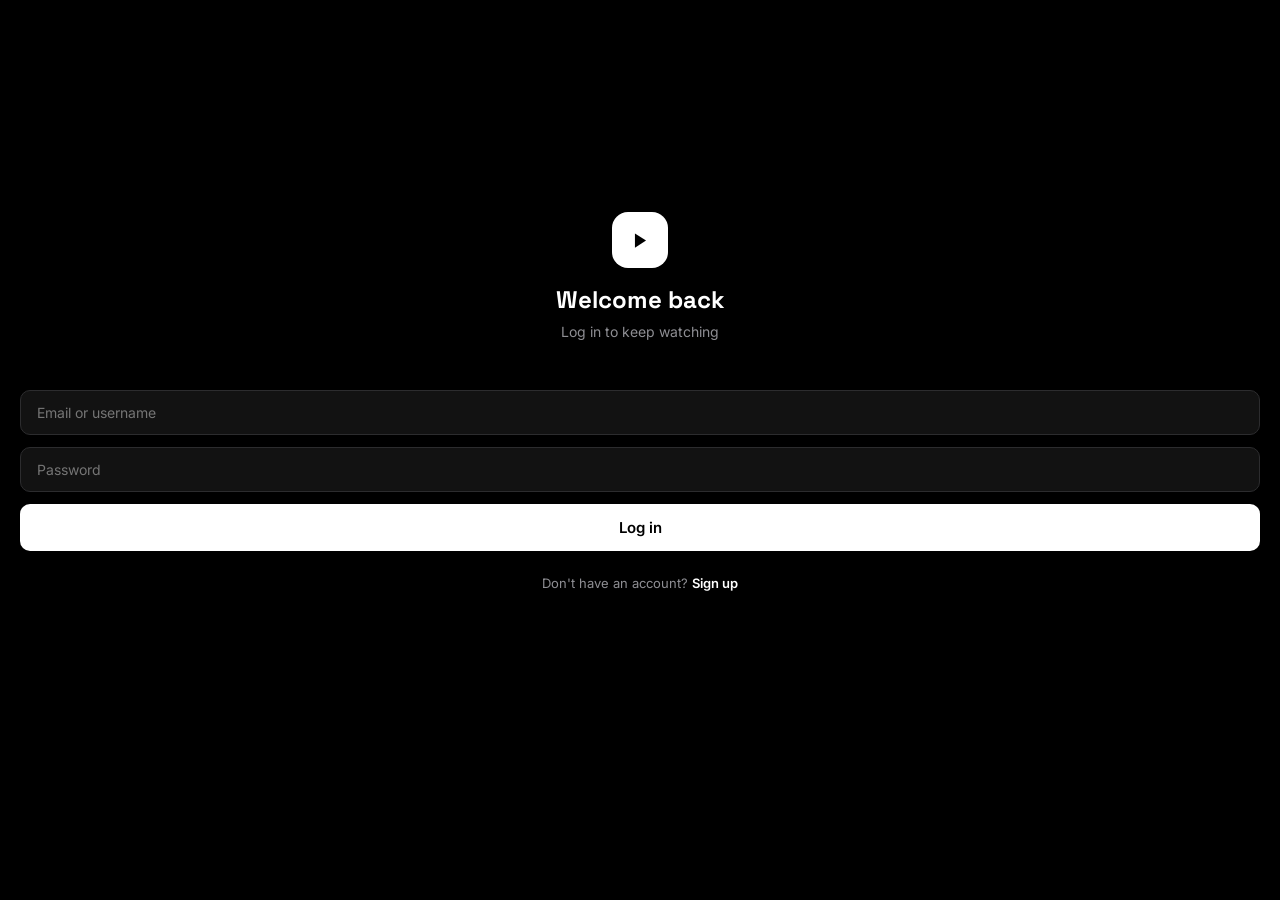
<file: index.html>
<!DOCTYPE html>
<html lang="en">
<head>
<meta charset="utf-8">
<meta name="viewport" content="width=device-width, initial-scale=1, viewport-fit=cover">
<title>Video App</title>
<link href="https://fonts.googleapis.com/css2?family=Space+Grotesk:wght@500;700&family=Inter:wght@400;500;600&family=IBM+Plex+Mono:wght@400;500&display=swap" rel="stylesheet">
<style>
  :root {
    --bg: #000; --surface: #121212; --raised: #1C1C1C; --border: #2C2C2E;
    --text: #fff; --muted: #8E8E93; --faint: #5C5C5E;
    --chrome: #fff; --chip: #F0EBE0; --on-chrome: #111; --on-chrome-muted: #8A8A8E;
    --accent: #F5A623; --accent-soft: #3A3A3C; --accent-ink: #F5A623;
    --sans: 'Inter', system-ui, sans-serif;
    --display: 'Space Grotesk', system-ui, sans-serif;
    --mono: 'IBM Plex Mono', monospace;
  }
  * { box-sizing: border-box; -webkit-tap-highlight-color: transparent; }
  html, body { margin: 0; height: 100%; background: #000; overscroll-behavior: none; }
  body { font-family: var(--sans); color: var(--text); }
  ::-webkit-scrollbar { display: none; }
  button {
    font-family: inherit; cursor: pointer; border: none; background: none; color: inherit;
    /* Every button springs slightly when pressed. One rule, so the whole app
       feels tactile without touching each button. The overshoot easing gives
       a gentle bounce back rather than a flat snap. */
    transition: transform .18s cubic-bezier(.34,1.56,.64,1), opacity .18s ease;
    -webkit-tap-highlight-color: transparent; touch-action: manipulation;
  }
  button:active { transform: scale(.9); opacity: .85; }

  /* Non-button things that are tappable — list rows, grid cells, an author
     name — carry .tap to get the same feedback. Rows press less than buttons
     (0.97) so a full-width row doesn't lurch; small targets press more. */
  .tap { transition: transform .18s cubic-bezier(.34,1.56,.64,1), opacity .15s ease;
         -webkit-tap-highlight-color: transparent; cursor: pointer; }
  .tap:active { transform: scale(.97); opacity: .7; }
  .tap-sm:active { transform: scale(.9); opacity: .7; }
  .tap-sm { cursor: pointer; -webkit-tap-highlight-color: transparent;
            transition: transform .18s cubic-bezier(.34,1.56,.64,1), opacity .15s ease; }
  .tap-cell { transition: transform .18s cubic-bezier(.34,1.56,.64,1), opacity .15s ease;
              -webkit-tap-highlight-color: transparent; cursor: pointer; }
  .tap-cell:active { transform: scale(.94); opacity: .8; }
  /* Round/icon buttons squash a touch less so they don't look dented. */
  .fab:active, .navside:active, .me-btn:active { transform: scale(.92); }

  /* Anyone who's asked their system to reduce motion gets none of it. */
  @media (prefers-reduced-motion: reduce) {
    *, *::before, *::after {
      animation-duration: .01ms !important; animation-iteration-count: 1 !important;
      transition-duration: .01ms !important;
    }
  }
  input, textarea { font-family: inherit; }

  #app { position: fixed; inset: 0; overflow: hidden; }

  /* Feed: each video fills the viewport, snap-scrolled like TikTok */
  /* Snap hard and settle immediately — the browser's default smooth easing
     is what makes a feed feel sluggish. proximity + fast deceleration lands
     on the next video the moment the flick ends. */
  .feed {
    height: 100%;
    overflow-y: scroll;
    scroll-snap-type: y mandatory;
    scroll-behavior: auto;
    -webkit-overflow-scrolling: touch;
    overscroll-behavior-y: contain;
    scroll-snap-stop: always;
  }
  .slide {
    height: 100%;
    scroll-snap-align: start;
    scroll-snap-stop: always;
    position: relative;
    background: #000;
    contain: layout paint;
  }

  /* The video keeps its own aspect ratio and covers the frame — 9:16 sources
     fill edge to edge, other ratios letterbox against black, as on TikTok. */
  .slide video {
    position: absolute; inset: 0; width: 100%; height: 100%;
    object-fit: contain; background: #000;
  }
  .slide.cover video { object-fit: cover; }

  /* Caption sits ON the video, above the nav */
  .overlay {
    position: absolute; left: 16px; right: 88px; bottom: 88px; z-index: 2;
    text-shadow: 0 1px 8px rgba(0,0,0,.7);
  }
  .caption { font-size: 14px; line-height: 1.4; margin: 0; }

  .rail {
    position: absolute; right: 12px; bottom: 132px; z-index: 2;
    display: flex; flex-direction: column; align-items: center; gap: 20px;
  }
  .rail button { display: flex; flex-direction: column; align-items: center; gap: 4px; }
  .rail .n { font-family: var(--mono); font-size: 12px; text-shadow: 0 1px 6px rgba(0,0,0,.7); }
  .avatar {
    width: 46px; height: 46px; border-radius: 50%; background: var(--raised);
    border: 2px solid #000; display: grid; place-items: center;
    font-family: var(--display); font-weight: 700; font-size: 15px;
  }
  /* Author line: avatar, name, then a Follow pill beside it */
  .author {
    display: flex; align-items: center; gap: 8px; margin: 0 0 6px;
  }
  .author .aav {
    width: 52px; height: 52px; border-radius: 50%; background: var(--raised);
    border: 2px solid rgba(255,255,255,.95); display: grid; place-items: center;
    font-family: var(--display); font-weight: 700; font-size: 19px; color: #fff;
    overflow: hidden; flex-shrink: 0; cursor: pointer; padding: 0;
  }
  .author .aav img { width: 100%; height: 100%; object-fit: cover; }
  .author .aname { font-weight: 600; font-size: 15px; color: #fff; }
  .author .follow-btn {
    border: none; border-radius: 6px;
    padding: 5px 14px; font-size: 13px; font-weight: 600;
    color: #111; background: #fff; flex-shrink: 0;
  }
  .author .follow-btn.done { background: rgba(255,255,255,.18); color: rgba(255,255,255,.75); }
  .liked svg { fill: #fff; }

  /* Top bar */
  .topbar {
    position: absolute; top: 0; left: 0; right: 0; z-index: 5;
    display: flex; align-items: center; justify-content: space-between;
    padding: 16px 16px 0; pointer-events: none;
  }
  .topbar > * { pointer-events: auto; }
  .me-btn {
    width: 46px; height: 46px; border-radius: 50%; background: var(--chrome);
    color: var(--on-chrome); font-family: var(--display); font-weight: 700; font-size: 17px;
    overflow: hidden; padding: 0; display: grid; place-items: center;
  }
  /* Any avatar circle showing a real photo */
  .me-btn img, .avatar img, .av img, .bigav img {
    width: 100%; height: 100%; object-fit: cover; display: block;
  }
  .avatar, .av, .bigav { overflow: hidden; }
  .switch {
    width: 44px; height: 26px; border-radius: 13px; background: var(--border);
    position: relative; transition: background .2s; flex-shrink: 0;
  }
  .switch.on { background: #fff; }
  .switch i {
    position: absolute; top: 3px; left: 3px; width: 20px; height: 20px;
    border-radius: 50%; background: #666; transition: left .2s, background .2s;
  }
  .switch.on i { left: 21px; background: #000; }
  .seg { display: flex; gap: 6px; }
  .seg button {
    flex: 1; padding: 8px 0; border-radius: 8px; font-size: 12px; font-weight: 600;
    background: var(--surface); border: 1px solid var(--border); color: var(--muted);
  }
  .seg button.on { background: #fff; color: #000; border-color: #fff; }
  .sect { font-size: 12px; font-weight: 600; color: var(--muted); margin: 22px 0 8px; text-transform: uppercase; letter-spacing: .5px; }
  .lbl { font-size: 12px; color: var(--muted); margin: 0 0 6px; }
  .save-bar {
    position: sticky; bottom: 0; background: var(--bg); padding: 12px 0 0;
    border-top: 1px solid var(--border); margin-top: 20px;
  }
  .chrome-pill { display: flex; align-items: center; gap: 2px; background: var(--chrome); border-radius: 20px; padding: 3px 5px; }
  .chrome-pill button { width: 30px; height: 30px; border-radius: 50%; display: grid; place-items: center; color: var(--on-chrome); }

  .tabs {
    position: absolute; top: 56px; left: 0; right: 0; z-index: 5;
    display: flex; justify-content: center; gap: 24px;
  }
  .tabs button {
    font-family: var(--display); font-weight: 700; font-size: 15px;
    color: rgba(255,255,255,.55); padding-bottom: 6px; border-bottom: 2px solid transparent;
    text-shadow: 0 1px 6px rgba(0,0,0,.5);
  }
  .tabs button.on { color: #fff; border-bottom-color: #fff; }

  /* Bottom nav */
  .nav {
    position: absolute; bottom: 0; left: 0; right: 0; z-index: 12;
    padding: 0 14px 16px; display: flex; align-items: center; gap: 12px; pointer-events: none;
  }
  .nav > * { pointer-events: auto; }
  .navpill {
    position: relative; flex: 1; height: 62px; background: #1C1C1E;
    border-radius: 31px; padding: 5px; box-shadow: 0 4px 24px rgba(0,0,0,.35);
  }
  /* A lighter dark rounded highlight slides behind the active tab, exactly like
     the Alarm app's selected-tab pill. */
  .chip {
    position: absolute; top: 5px; bottom: 5px; width: calc(50% - 5px);
    background: #3A3A3C; border-radius: 26px;
    transition: left .3s cubic-bezier(.4,0,.2,1);
  }
  .navrow { position: relative; display: flex; height: 100%; }
  .navrow button {
    flex: 1; display: flex; flex-direction: column; align-items: center; justify-content: center;
    gap: 3px; color: #9A9A9E; transition: color .25s; height: 100%;
    background: none; border: none; cursor: pointer; position: relative; z-index: 1;
  }
  /* Active tab: amber, like the Alarm tab. */
  .navrow button.on { color: var(--accent); }
  .navrow button svg { transition: transform .25s cubic-bezier(.34,1.56,.64,1); }
  .navrow button.on svg { transform: translateY(-1px) scale(1.1); }
  .navrow button span { font-size: 10px; font-weight: 500; }
  .navrow button.on span { font-weight: 600; }
  .fab {
    width: 62px; height: 62px; border-radius: 50%; background: #1C1C1E;
    display: grid; place-items: center; color: #fff; flex-shrink: 0;
    box-shadow: 0 4px 24px rgba(0,0,0,.35);
  }
  .fab svg { animation: pop .28s ease; }
  @keyframes pop { from { transform: scale(.6); opacity: 0 } to { transform: scale(1); opacity: 1 } }

  /* Sheets & pages */
  .page {
    position: absolute; inset: 0; background: var(--bg); z-index: 10; overflow-y: auto;
    padding: 16px 20px 100px;
    /* Pages ease in from slightly below and faded, rather than snapping in.
       The distance is small (12px) so it reads as a settle, not a slide. */
    animation: pagein .28s cubic-bezier(.22,.61,.36,1);
  }
  @keyframes pagein {
    from { opacity: 0; transform: translateY(12px); }
    to   { opacity: 1; transform: translateY(0); }
  }
  .page h2 { font-family: var(--display); font-size: 18px; margin: 0; }
  .pagehead { display: flex; align-items: center; gap: 10px; margin-bottom: 20px; }

  .field {
    display: flex; align-items: center; gap: 10px; background: var(--surface);
    border: 1px solid var(--border); border-radius: 10px; padding: 12px 14px; margin-bottom: 12px;
  }
  .field input { background: none; border: none; outline: none; color: var(--text); font-size: 14px; width: 100%; }
  .btn-primary {
    width: 100%; background: #fff; color: #000; border-radius: 10px;
    padding: 14px 0; font-weight: 600; font-size: 15px;
  }
  .btn-primary:disabled { opacity: .5; }
  .row { display: flex; align-items: center; gap: 12px; padding: 12px 0; }
  .row .av { width: 44px; height: 44px; border-radius: 50%; background: var(--raised); border: 1px solid var(--border); display: grid; place-items: center; font-family: var(--display); font-weight: 700; }
  .err { color: #FF6B6B; font-size: 13px; margin: 8px 0 0; }

  /* Comment sheet — white, like TikTok's */
  .sheet {
    position: absolute; left: 0; right: 0; bottom: 0; height: 68%; z-index: 20;
    background: #fff; border-radius: 14px 14px 0 0;
    display: flex; flex-direction: column;
    /* Decelerating ease so the sheet arrives softly instead of stopping dead. */
    animation: up .32s cubic-bezier(.22,.61,.36,1);
    box-shadow: 0 -8px 40px rgba(0,0,0,.35);
  }
  /* A dim layer fades in behind any sheet, so the content behind recedes. */
  .sheet-backdrop {
    position: absolute; inset: 0; z-index: 19; background: rgba(0,0,0,.4);
    animation: fadein .32s ease;
  }
  @keyframes up { from { transform: translateY(100%) } to { transform: translateY(0) } }
  @keyframes down { from { transform: translateY(0) } to { transform: translateY(100%) } }
  @keyframes fadein { from { opacity: 0 } to { opacity: 1 } }
  @keyframes fadeout { from { opacity: 1 } to { opacity: 0 } }
  @keyframes toastout { from { opacity: 1; transform: translate(-50%, 0) } to { opacity: 0; transform: translate(-50%, 8px) } }
  @keyframes fly {
    0%   { transform: translateX(-50%) scale(.4); opacity: 0 }
    25%  { transform: translateX(-50%) scale(1.25); opacity: 1 }
    60%  { transform: translateX(-50%) translateY(-40px) scale(1); opacity: 1 }
    100% { transform: translateX(-50%) translateY(-180px) scale(.7); opacity: 0 }
  }
  .sheet-head {
    padding: 14px 16px; border-bottom: 1px solid #EDEDED;
    display: flex; justify-content: center; align-items: center; position: relative;
  }
  .sheet-head .title { font-size: 14px; font-weight: 600; color: #111; }
  .sheet-head .x { position: absolute; right: 14px; color: #111; display: flex; }
  .sheet-body { flex: 1; overflow-y: auto; padding: 4px 0 8px; }
  .sheet-foot {
    padding: 10px 12px; border-top: 1px solid #EDEDED;
    display: flex; gap: 8px; align-items: center; background: #fff;
  }
  .sheet-foot input {
    flex: 1; background: #F1F1F2; border: none; border-radius: 20px;
    padding: 11px 16px; color: #111; outline: none; font-size: 14px;
  }
  .sheet-foot input::placeholder { color: #8A8A8E; }
  .sheet-foot .send {
    background: #111; color: #fff; border-radius: 20px; padding: 0 16px;
    height: 38px; font-weight: 600; font-size: 13px;
  }
  .sheet-foot .send:disabled { background: #D8D8DA; color: #fff; }

  .cmt-row { display: flex; gap: 10px; padding: 10px 16px; }
  .cmt-row .cav {
    width: 36px; height: 36px; border-radius: 50%; background: #E4E4E6; flex-shrink: 0;
    display: grid; place-items: center; overflow: hidden;
    font-family: var(--display); font-weight: 700; font-size: 13px; color: #55555A;
  }
  .cmt-row .cav img { width: 100%; height: 100%; object-fit: cover; }
  .cmt-name { font-size: 13px; color: #8A8A8E; margin: 0 0 2px; }
  .cmt-body { font-size: 14px; color: #111; margin: 0; line-height: 1.35; word-break: break-word; }
  .cmt-meta { display: flex; align-items: center; gap: 14px; margin-top: 5px; }
  .cmt-meta span, .cmt-meta button { font-size: 12px; color: #8A8A8E; }
  .cmt-meta .reply { font-weight: 600; }
  .cmt-react { display: flex; flex-direction: column; align-items: center; gap: 12px; padding-top: 2px; }
  .cmt-react button { display: flex; flex-direction: column; align-items: center; gap: 3px; color: #8A8A8E; }
  .cmt-react .cnt { font-size: 11px; color: #8A8A8E; }
  .cmt-react .on { color: #111; }
  .cmt-react .on svg { fill: #111; }
  .replies { padding-left: 46px; }
  .more-replies { font-size: 12px; color: #8A8A8E; font-weight: 600; padding: 4px 16px 10px 62px; }
  .replying {
    display: flex; justify-content: space-between; align-items: center;
    padding: 6px 16px; background: #F6F6F7; font-size: 12px; color: #55555A;
  }

  .toast {
    position: absolute; bottom: 100px; left: 50%; transform: translateX(-50%);
    background: rgba(255,255,255,.95); color: #000; padding: 10px 16px; border-radius: 20px;
    font-size: 13px; font-weight: 500; z-index: 30; animation: pop .2s ease;
  }
  .grid { display: grid; grid-template-columns: repeat(3, 1fr); gap: 3px; }
  .grid .cell { aspect-ratio: 9/14; border-radius: 6px; overflow: hidden; background: var(--raised); position: relative; }
  .grid .cell video, .grid .cell img { width: 100%; height: 100%; object-fit: cover; }
  .spin { width: 28px; height: 28px; border: 2px solid var(--border); border-top-color: #fff; border-radius: 50%; animation: sp .7s linear infinite; margin: 40px auto; }
  @keyframes sp { to { transform: rotate(360deg) } }
  .empty { text-align: center; color: var(--muted); font-size: 14px; padding: 60px 20px; }
</style>
</head>
<body>
<div id="app"></div>

<script type="module">
const $ = (h) => { const t = document.createElement("template"); t.innerHTML = h.trim(); return t.content.firstChild; };
const app = document.getElementById("app");

// ---------- icons ----------
const I = {
  heart: `<svg width="29" height="29" viewBox="0 0 24 24" fill="none" stroke="#fff" stroke-width="1.8"><path d="M20.8 4.6a5.5 5.5 0 0 0-7.8 0L12 5.7l-1-1.1a5.5 5.5 0 0 0-7.8 7.8l1 1.1L12 21.2l7.8-7.7 1-1.1a5.5 5.5 0 0 0 0-7.8z"/></svg>`,
  comment: `<svg width="27" height="27" viewBox="0 0 24 24" fill="none" stroke="#fff" stroke-width="1.8"><path d="M21 11.5a8.4 8.4 0 0 1-9 8.4 8.5 8.5 0 0 1-3.8-.9L3 21l1.9-5.7a8.4 8.4 0 0 1-.9-3.8 8.5 8.5 0 0 1 8.4-9 8.5 8.5 0 0 1 8.6 8.5z"/></svg>`,
  repost: `<svg width="26" height="26" viewBox="0 0 24 24" fill="none" stroke="#fff" stroke-width="1.8"><path d="M17 1l4 4-4 4"/><path d="M3 11V9a4 4 0 0 1 4-4h14"/><path d="M7 23l-4-4 4-4"/><path d="M21 13v2a4 4 0 0 1-4 4H3"/></svg>`,
  share: `<svg width="25" height="25" viewBox="0 0 24 24" fill="none" stroke="#fff" stroke-width="1.8"><circle cx="18" cy="5" r="3"/><circle cx="6" cy="12" r="3"/><circle cx="18" cy="19" r="3"/><path d="M8.6 13.5l6.8 4M15.4 6.5l-6.8 4"/></svg>`,
  search: `<svg width="16" height="16" viewBox="0 0 24 24" fill="none" stroke="currentColor" stroke-width="2"><circle cx="11" cy="11" r="8"/><path d="M21 21l-4.3-4.3"/></svg>`,
  gear: `<svg width="16" height="16" viewBox="0 0 24 24" fill="none" stroke="currentColor" stroke-width="2"><circle cx="12" cy="12" r="3"/><path d="M19.4 15a1.7 1.7 0 0 0 .3 1.9l.1.1a2 2 0 1 1-2.8 2.8l-.1-.1a1.7 1.7 0 0 0-2.9 1.2V21a2 2 0 1 1-4 0v-.1A1.7 1.7 0 0 0 7 19.4a1.7 1.7 0 0 0-1.9.3l-.1.1a2 2 0 1 1-2.8-2.8l.1-.1a1.7 1.7 0 0 0-1.2-2.9H1a2 2 0 1 1 0-4h.1A1.7 1.7 0 0 0 2.6 7a1.7 1.7 0 0 0-.3-1.9l-.1-.1a2 2 0 1 1 2.8-2.8l.1.1a1.7 1.7 0 0 0 1.9.3H7a1.7 1.7 0 0 0 1-1.5V1a2 2 0 1 1 4 0v.1a1.7 1.7 0 0 0 1 1.5 1.7 1.7 0 0 0 1.9-.3l.1-.1a2 2 0 1 1 2.8 2.8l-.1.1a1.7 1.7 0 0 0-.3 1.9V7a1.7 1.7 0 0 0 1.5 1H21a2 2 0 1 1 0 4h-.1a1.7 1.7 0 0 0-1.5 1z"/></svg>`,
  mail: `<svg width="19" height="19" viewBox="0 0 24 24" fill="none" stroke="currentColor" stroke-width="2"><rect x="2" y="4" width="20" height="16" rx="2"/><path d="M22 6l-10 7L2 6"/></svg>`,
  play: `<svg width="19" height="19" viewBox="0 0 24 24" fill="currentColor" stroke="none"><path d="M5 3l14 9-14 9V3z"/></svg>`,
  video: `<svg width="21" height="21" viewBox="0 0 24 24" fill="none" stroke="currentColor" stroke-width="2" stroke-linecap="round" stroke-linejoin="round"><rect x="2" y="6" width="14" height="12" rx="2"/><path d="M16 10l6-3v10l-6-3z"/></svg>`,
  plus: `<svg width="26" height="26" viewBox="0 0 24 24" fill="none" stroke="currentColor" stroke-width="2.2"><path d="M12 5v14M5 12h14"/></svg>`,
  userplus: `<svg width="23" height="23" viewBox="0 0 24 24" fill="none" stroke="currentColor" stroke-width="2"><path d="M16 21v-2a4 4 0 0 0-4-4H6a4 4 0 0 0-4 4v2"/><circle cx="9" cy="7" r="4"/><path d="M19 8v6M22 11h-6"/></svg>`,
  back: `<svg width="22" height="22" viewBox="0 0 24 24" fill="none" stroke="#fff" stroke-width="2"><path d="M15 18l-6-6 6-6"/></svg>`,
  cheart: `<svg width="19" height="19" viewBox="0 0 24 24" fill="none" stroke="currentColor" stroke-width="1.7"><path d="M20.8 4.6a5.5 5.5 0 0 0-7.8 0L12 5.7l-1-1.1a5.5 5.5 0 0 0-7.8 7.8l1 1.1L12 21.2l7.8-7.7 1-1.1a5.5 5.5 0 0 0 0-7.8z"/></svg>`,
  cdislike: `<svg width="19" height="19" viewBox="0 0 24 24" fill="none" stroke="currentColor" stroke-width="1.7"><path d="M10 15v4a3 3 0 0 0 3 3l4-9V2H5.7a2 2 0 0 0-2 1.7l-1.4 9a2 2 0 0 0 2 2.3zm7-13h2.7A2.3 2.3 0 0 1 22 4.3v6.4a2.3 2.3 0 0 1-2.3 2.3H17"/></svg>`,
  x: `<svg width="20" height="20" viewBox="0 0 24 24" fill="none" stroke="currentColor" stroke-width="2"><path d="M18 6L6 18M6 6l12 12"/></svg>`,
  gift: `<svg width="26" height="26" viewBox="0 0 24 24" fill="none" stroke="#fff" stroke-width="1.8"><path d="M20 12v10H4V12"/><path d="M2 7h20v5H2z"/><path d="M12 22V7"/><path d="M12 7H7.5a2.5 2.5 0 0 1 0-5C11 2 12 7 12 7z"/><path d="M12 7h4.5a2.5 2.5 0 0 0 0-5C13 2 12 7 12 7z"/></svg>`,
  home: `<svg width="22" height="22" viewBox="0 0 24 24" fill="none" stroke="currentColor" stroke-width="2" stroke-linecap="round" stroke-linejoin="round"><path d="M3 10.5L12 3l9 7.5"/><path d="M5 9.5V21h14V9.5"/></svg>`,
  user: `<svg width="22" height="22" viewBox="0 0 24 24" fill="none" stroke="currentColor" stroke-width="2" stroke-linecap="round" stroke-linejoin="round"><circle cx="12" cy="8" r="4"/><path d="M4 21c0-4 3.5-6 8-6s8 2 8 6"/></svg>`,
};

// "8h", "5d" — matches how TikTok stamps comments
const ago = (ts) => {
  const s = Math.max(1, Math.floor((Date.now() - ts) / 1000));
  if (s < 60) return `${s}s`;
  const m = Math.floor(s / 60); if (m < 60) return `${m}m`;
  const h = Math.floor(m / 60); if (h < 24) return `${h}h`;
  const d = Math.floor(h / 24); if (d < 7) return `${d}d`;
  const w = Math.floor(d / 7); if (w < 5) return `${w}w`;
  const mo = Math.floor(d / 30); if (mo < 12) return `${mo}mo`;
  return `${Math.floor(d / 365)}y`;
};

const esc = (s) => String(s ?? "").replace(/[&<>"']/g, ch =>
  ({ "&": "&amp;", "<": "&lt;", ">": "&gt;", '"': "&quot;", "'": "&#39;" }[ch]));

// ---------- api ----------
const store = {
  get token() { return localStorage.getItem("token"); },
  set token(v) { v ? localStorage.setItem("token", v) : localStorage.removeItem("token"); },
  get user() { try { return JSON.parse(localStorage.getItem("user")); } catch { return null; } },
  set user(v) { v ? localStorage.setItem("user", JSON.stringify(v)) : localStorage.removeItem("user"); },
};

async function api(path, opts = {}) {
  const headers = { ...(opts.headers || {}) };
  if (store.token) headers.Authorization = `Bearer ${store.token}`;
  if (opts.body && !(opts.body instanceof FormData)) headers["Content-Type"] = "application/json";

  const res = await fetch(`/api${path}`, {
    ...opts,
    headers,
    body: opts.body instanceof FormData ? opts.body : opts.body ? JSON.stringify(opts.body) : undefined,
  });
  const data = await res.json().catch(() => ({}));
  if (!res.ok) throw new Error(data.error || "Request failed");
  return data;
}

const fmt = n => n >= 1e6 ? (n / 1e6).toFixed(1) + "M" : n >= 1e3 ? (n / 1e3).toFixed(1) + "K" : String(n ?? 0);

// Photo if the user has one, first initial if not. Used by every avatar circle.
const avatarInner = (u) =>
  u?.avatarUrl
    ? `<img src="${u.avatarUrl}" alt="">`
    : (u?.username || "?")[0].toUpperCase();
const toast = (msg) => {
  const t = $(`<div class="toast">${msg}</div>`);
  app.appendChild(t);
  // Fade and drift down for the last 300ms rather than blinking out.
  setTimeout(() => { t.style.animation = "toastout .3s ease forwards"; }, 1500);
  setTimeout(() => t.remove(), 1800);
};

// ---------- state ----------
let state = { tab: "feed", feedTab: "foryou", page: null, videos: [], cursor: null, loading: false,
              viewUser: null, chatWith: null, followList: null,
              // Kept apart from `videos` so opening a profile feed doesn't
              // wipe the main feed you'll scroll back into.
              userVideos: [], startAt: 0 };

// ---------- feed ----------
function slide(v) {
  const mine = v.user.id === store.user?.id;
  const el = $(`
    <div class="slide" data-id="${v.id}">
      <video src="${v.videoUrl}" data-src="${v.videoUrl}" loop playsinline
             preload="auto" ${v.thumbUrl ? `poster="${v.thumbUrl}"` : ""}></video>
      <div class="overlay">
        <div class="author">
          <button class="aav" data-user="${esc(v.user.username)}">${avatarInner(v.user)}</button>
          <span class="aname tap-sm" data-user="${esc(v.user.username)}">${esc(v.user.username)}</span>
          ${mine ? "" : `<button class="follow-btn ${v.following ? "done" : ""}" data-uid="${v.user.id}">
            ${v.following ? "Following" : "Follow"}
          </button>`}
        </div>
        ${v.repostOf ? `<p style="color:#bbb;font-size:12px;margin:0 0 4px">reposted @${esc(v.repostOf.username)}</p>` : ""}
        <p class="caption">${esc(v.caption || "")}</p>
      </div>
      <div class="rail">
        <button class="like ${v.liked ? "liked" : ""}">${I.heart}<span class="n">${fmt(v.counts.likes)}</span></button>
        <button class="cmt">${I.comment}<span class="n">${fmt(v.counts.comments)}</span></button>
        <button class="rep">${I.repost}<span class="n">${fmt(v.counts.reposts)}</span></button>
        <button class="shr">${I.share}<span class="n">${fmt(v.counts.shares)}</span></button>
        ${mine ? "" : `<button class="gift">${I.gift}<span class="n">${fmt(v.giftCoins || 0)}</span></button>`}
      </div>
    </div>
  `);

  // Following an author updates every visible video by that person,
  // not just this slide.
  const syncFollow = (uid, on) => {
    document.querySelectorAll(`.follow-btn[data-uid="${uid}"]`).forEach(b => {
      b.classList.toggle("done", on);
      b.textContent = on ? "Following" : "Follow";
    });
    // Both lists can be on screen across a session, so keep them both honest.
    [...state.videos, ...state.userVideos].forEach(x => {
      if (x.user.id === uid) x.following = on;
    });
  };

  el.querySelectorAll(".follow-btn").forEach(btn => {
    btn.addEventListener("click", async (e) => {
      e.stopPropagation();
      const uid = btn.dataset.uid;
      const wasOn = btn.classList.contains("done");
      syncFollow(uid, !wasOn);
      try {
        await api(`/users/${uid}/follow`, { method: wasOn ? "DELETE" : "POST" });
      } catch (err) {
        syncFollow(uid, wasOn);
        toast(err.message);
      }
    });
  });

  const video = el.querySelector("video");

  // Match TikTok: fill the screen when the source is portrait (≈9:16),
  // letterbox anything wider so nothing important gets cropped.
  video.addEventListener("loadedmetadata", () => {
    const ratio = video.videoWidth / video.videoHeight;
    if (ratio < 0.62) el.classList.add("cover");
  });

  el.addEventListener("click", (e) => {
    if (e.target.closest(".rail") || e.target.closest(".author")) return;
    video.paused ? video.play() : video.pause();
  });

  el.querySelector(".like").addEventListener("click", async (e) => {
    e.stopPropagation();
    const btn = e.currentTarget;
    const on = btn.classList.contains("liked");
    btn.classList.toggle("liked");
    try {
      const r = await api(`/videos/${v.id}/like`, { method: on ? "DELETE" : "POST" });
      btn.querySelector(".n").textContent = fmt(r.count);
    } catch (err) {
      btn.classList.toggle("liked");
      toast(err.message);
    }
  });

  el.querySelector(".cmt").addEventListener("click", (e) => { e.stopPropagation(); openComments(v, el); });

  el.querySelector(".rep").addEventListener("click", async (e) => {
    e.stopPropagation();
    try {
      await api(`/videos/${v.id}/repost`, { method: "POST" });
      toast("Reposted to your profile");
      e.currentTarget.querySelector(".n").textContent = fmt(v.counts.reposts + 1);
    } catch (err) { toast(err.message); }
  });

  el.querySelector(".shr").addEventListener("click", async (e) => {
    e.stopPropagation();
    try {
      const r = await api(`/videos/${v.id}/share`, { method: "POST" });
      e.currentTarget.querySelector(".n").textContent = fmt(r.count);
      if (navigator.share) await navigator.share({ url: r.url, title: v.caption || "Video" });
      else { await navigator.clipboard.writeText(r.url); toast("Link copied"); }
    } catch (err) { if (err.name !== "AbortError") toast(err.message); }
  });

  // Avatar and name both lead to the same place — whichever the thumb lands on.
  el.querySelectorAll(".aav[data-user], .aname[data-user]").forEach(t => {
    t.addEventListener("click", (e) => {
      e.stopPropagation();
      state.viewUser = t.dataset.user;
      state.page = "profile";
      render();
    });
  });

  el.querySelector(".gift")?.addEventListener("click", (e) => {
    e.stopPropagation();
    if (!store.token) return toast("Log in to send gifts");
    openGifts(v, el);
  });

  return el;
}

// Mounts a sheet with a dimmed backdrop, and gives back a close() that slides
// it away smoothly instead of yanking it out. Both close paths — the X and a
// tap on the backdrop — run through the same animation.
function mountSheet(sheet) {
  const backdrop = $(`<div class="sheet-backdrop"></div>`);
  app.appendChild(backdrop);
  app.appendChild(sheet);

  let closing = false;
  const close = () => {
    if (closing) return; closing = true;
    sheet.style.animation = "down .26s cubic-bezier(.4,0,1,1) forwards";
    backdrop.style.animation = "fadeout .26s ease forwards";
    setTimeout(() => { sheet.remove(); backdrop.remove(); }, 250);
  };
  backdrop.onclick = close;
  return close;
}

function openComments(v, slideEl) {
  const sheet = $(`
    <div class="sheet">
      <div class="sheet-head">
        <span class="title">Comments</span>
        <button class="x">${I.x}</button>
      </div>
      <div class="sheet-body"><div class="spin"></div></div>
      <div class="replying" style="display:none">
        <span class="to"></span>
        <button class="cancel" style="color:#55555A;font-weight:600">Cancel</button>
      </div>
      <div class="sheet-foot">
        <input placeholder="Add comment..." maxlength="500">
        <button class="send" disabled>Post</button>
      </div>
    </div>
  `);
  const close = mountSheet(sheet);
  const body = sheet.querySelector(".sheet-body");
  const input = sheet.querySelector("input");
  const send = sheet.querySelector(".send");
  const title = sheet.querySelector(".title");
  const bar = sheet.querySelector(".replying");
  let replyTo = null; // { id, username }

  sheet.querySelector(".x").onclick = close;

  const setReply = (target) => {
    replyTo = target;
    if (target) {
      bar.style.display = "flex";
      bar.querySelector(".to").textContent = `Replying to @${target.username}`;
      input.placeholder = `Reply to @${target.username}...`;
      input.focus();
    } else {
      bar.style.display = "none";
      input.placeholder = "Add comment...";
    }
  };
  bar.querySelector(".cancel").onclick = () => setReply(null);

  input.addEventListener("input", () => { send.disabled = !input.value.trim(); });

  const rowHtml = (c) => `
    <div class="cmt-row" data-id="${c.id}">
      <div class="cav">${c.user.avatarUrl
        ? `<img src="${esc(c.user.avatarUrl)}" alt="">`
        : esc((c.user.username || "?")[0].toUpperCase())}</div>
      <div style="flex:1;min-width:0">
        <p class="cmt-name">${esc(c.user.displayName || c.user.username)}</p>
        <p class="cmt-body">${esc(c.body)}</p>
        <div class="cmt-meta">
          <span>${ago(c.createdAt)}</span>
          <button class="reply" data-id="${c.id}" data-u="${esc(c.user.username)}">Reply</button>
        </div>
      </div>
      <div class="cmt-react">
        <button class="react ${c.myReaction === "like" ? "on" : ""}" data-id="${c.id}" data-k="like">
          ${I.cheart}<span class="cnt">${c.likes || ""}</span>
        </button>
        <button class="react ${c.myReaction === "dislike" ? "on" : ""}" data-id="${c.id}" data-k="dislike">
          ${I.cdislike}<span class="cnt">${c.dislikes || ""}</span>
        </button>
      </div>
    </div>`;

  const render = (roots, total) => {
    title.textContent = total === 1 ? "1 comment" : `${fmt(total)} comments`;
    slideEl.querySelector(".cmt .n").textContent = fmt(total);

    if (!roots.length) {
      body.innerHTML = `<p class="empty" style="color:#8A8A8E">No comments yet. Say something.</p>`;
      return;
    }

    body.innerHTML = roots.map(c => `
      ${rowHtml(c)}
      ${c.replies.length ? `<div class="replies">${c.replies.map(rowHtml).join("")}</div>` : ""}
    `).join("");

    body.querySelectorAll(".reply").forEach(b => {
      b.onclick = () => setReply({ id: b.dataset.id, username: b.dataset.u });
    });

    body.querySelectorAll(".react").forEach(b => {
      b.onclick = async () => {
        if (!store.token) return toast("Log in first");
        const wasOn = b.classList.contains("on");
        const sib = b.parentElement.querySelector(`.react:not([data-k="${b.dataset.k}"])`);
        // reflect the tap immediately, reconcile with the server's count after
        b.classList.toggle("on");
        sib?.classList.remove("on");
        try {
          const r = await api(`/comments/${b.dataset.id}/react`, {
            method: "POST", body: { kind: b.dataset.k },
          });
          const likeBtn = b.parentElement.querySelector('[data-k="like"]');
          const disBtn = b.parentElement.querySelector('[data-k="dislike"]');
          likeBtn.querySelector(".cnt").textContent = r.likes || "";
          disBtn.querySelector(".cnt").textContent = r.dislikes || "";
          likeBtn.classList.toggle("on", r.myReaction === "like");
          disBtn.classList.toggle("on", r.myReaction === "dislike");
        } catch (e) {
          b.classList.toggle("on", wasOn);
          toast(e.message);
        }
      };
    });
  };

  const load = async () => {
    try {
      const r = await api(`/videos/${v.id}/comments`);
      render(r.comments, r.total);
    } catch (e) {
      body.innerHTML = `<p class="empty" style="color:#8A8A8E">${esc(e.message)}</p>`;
    }
  };
  load();

  const post = async () => {
    const text = input.value.trim();
    if (!text) return;
    send.disabled = true;
    try {
      await api(`/videos/${v.id}/comments`, {
        method: "POST",
        body: { body: text, parentId: replyTo?.id || null },
      });
      input.value = "";
      setReply(null);
      await load();
      if (!replyTo) body.scrollTop = 0;
    } catch (e) {
      toast(e.message);
    } finally {
      send.disabled = !input.value.trim();
    }
  };

  send.onclick = post;
  input.addEventListener("keydown", e => e.key === "Enter" && post());
}

async function loadFeed(reset = true) {
  if (state.loading) return;
  state.loading = true;
  if (reset) { state.videos = []; state.cursor = null; }

  const wrap = document.querySelector(".feed");
  if (reset && wrap) wrap.innerHTML = `<div class="spin"></div>`;

  try {
    const qs = new URLSearchParams({ tab: state.feedTab, limit: "15" });
    if (state.cursor) qs.set("cursor", state.cursor);
    const r = await api(`/feed?${qs}`);
    state.videos.push(...r.videos);
    state.cursor = r.nextCursor;

    if (wrap) {
      if (reset) wrap.innerHTML = "";
      if (!state.videos.length) {
        wrap.innerHTML = `<p class="empty">${state.feedTab === "following" ? "Follow people to see their videos here." : "No videos yet. Be the first to post."}</p>`;
      } else {
        r.videos.forEach(v => wrap.appendChild(slide(v)));
        observePlayback();
      }
    }
  } catch (e) {
    if (wrap) wrap.innerHTML = `<p class="empty">${e.message}</p>`;
  } finally { state.loading = false; }
}

// Playback engine.
//
// Speed here comes from three things, not one:
//   1. the next videos are already downloading before you reach them,
//   2. playback starts as soon as a slide is a quarter visible, and
//   3. videos far from view drop their buffers so the browser doesn't choke.
let io;
const viewed = new Set();

// Keep the current slide plus a couple either side warm. Everything else
// releases its buffer — holding 30 buffered videos is what makes a feed
// stutter after a minute of scrolling.
const WARM_AHEAD = 2;
const WARM_BEHIND = 1;

function warmNeighbours(index) {
  const slides = [...document.querySelectorAll(".slide")];
  slides.forEach((s, i) => {
    const v = s.querySelector("video");
    if (!v) return;
    const dist = i - index;

    if (dist >= -WARM_BEHIND && dist <= WARM_AHEAD) {
      // In the warm window: make sure the browser is actually fetching it.
      if (v.preload !== "auto") v.preload = "auto";
      if (!v.dataset.warm) {
        v.dataset.warm = "1";
        v.load();
      }
    } else if (v.dataset.warm) {
      // Out of range: drop the buffer, keep the poster on screen.
      delete v.dataset.warm;
      v.preload = "none";
      v.removeAttribute("src");
      v.load();
      v.setAttribute("src", v.dataset.src);
    }
  });
}

function observePlayback() {
  io?.disconnect();
  const slides = [...document.querySelectorAll(".slide")];

  io = new IntersectionObserver((entries) => {
    entries.forEach(en => {
      const v = en.target.querySelector("video");
      if (!v) return;

      if (en.isIntersecting && en.intersectionRatio >= 0.25) {
        v.play().catch(() => {});
        warmNeighbours(slides.indexOf(en.target));

        // Count a view once, and only after it's genuinely been watched —
        // a flick past shouldn't inflate anyone's numbers.
        const id = en.target.dataset.id;
        if (!viewed.has(id)) {
          clearTimeout(v._viewTimer);
          v._viewTimer = setTimeout(() => {
            if (!v.paused) {
              viewed.add(id);
              api(`/videos/${id}/view`, { method: "POST" }).catch(() => {});
            }
          }, 1000);
        }
      } else {
        clearTimeout(v._viewTimer);
        v.pause();
        // Rewind so it replays from the top when scrolled back to.
        if (en.intersectionRatio === 0) v.currentTime = 0;
      }
    });
  }, { threshold: [0, 0.25, 0.6] });

  slides.forEach(s => io.observe(s));
  // Prime the first screenful straight away rather than waiting for a scroll.
  warmNeighbours(0);
}

// ---------- screens ----------
function authScreen() {
  let mode = "login";
  const el = $(`<div class="page" style="display:flex;flex-direction:column;justify-content:center"></div>`);

  const draw = () => {
    const isLogin = mode === "login";
    el.innerHTML = `
      <div style="text-align:center;margin-bottom:36px">
        <div style="width:56px;height:56px;border-radius:16px;background:#fff;display:grid;place-items:center;margin:0 auto 16px;color:#000">${I.play}</div>
        <h1 style="font-family:var(--display);font-size:24px;margin:0">${isLogin ? "Welcome back" : "Create account"}</h1>
        <p style="color:var(--muted);font-size:14px;margin-top:8px">${isLogin ? "Log in to keep watching" : "Start sharing your videos"}</p>
      </div>
      ${!isLogin ? `<div class="field"><input id="username" placeholder="Username" autocapitalize="none"></div>` : ""}
      <div class="field"><input id="email" placeholder="${isLogin ? "Email or username" : "Email"}" autocapitalize="none"></div>
      <div class="field"><input id="password" type="password" placeholder="Password"></div>
      <button class="btn-primary" id="go">${isLogin ? "Log in" : "Sign up"}</button>
      <p class="err" id="err" style="display:none"></p>
      <p style="text-align:center;margin-top:24px;font-size:13px;color:var(--muted)">
        ${isLogin ? "Don't have an account? " : "Already have an account? "}
        <span id="swap" style="color:#fff;font-weight:600;cursor:pointer">${isLogin ? "Sign up" : "Log in"}</span>
      </p>`;

    el.querySelector("#swap").onclick = () => { mode = isLogin ? "signup" : "login"; draw(); };
    el.querySelector("#go").onclick = async (e) => {
      const btn = e.currentTarget, errEl = el.querySelector("#err");
      btn.disabled = true; errEl.style.display = "none";
      try {
        const body = {
          email: el.querySelector("#email").value.trim(),
          password: el.querySelector("#password").value,
        };
        if (!isLogin) body.username = el.querySelector("#username").value.trim();
        const r = await api(`/auth/${isLogin ? "login" : "signup"}`, { method: "POST", body });
        store.token = r.token; store.user = r.user;
        render();
      } catch (e2) {
        errEl.textContent = e2.message; errEl.style.display = "block"; btn.disabled = false;
      }
    };
  };
  draw();
  return el;
}

function uploadPage() {
  // Two steps: "camera" (record or pick) then "post" (describe and publish).
  const el = $(`<div class="page" style="padding:0;background:#000"></div>`);

  let stream = null;
  let recorder = null;
  let chunks = [];
  let facing = "user";
  let limit = 60;            // seconds, chosen by the mode strip
  let ticker = null;
  let startedAt = 0;
  let captured = null;       // { blob, url, duration }

  const stop = () => {
    if (recorder && recorder.state !== "inactive") recorder.stop();
    stream?.getTracks().forEach(t => t.stop());
    stream = null;
    clearInterval(ticker);
  };

  // Leaving the screen must release the camera, or the light stays on.
  el.addEventListener("screen-exit", stop);

  const goBack = () => { stop(); state.page = null; render(); };

  // ---------- step 2: describe and publish ----------
  const postStep = () => {
    stop();
    el.style.background = "var(--bg)";
    el.style.padding = "16px 20px 100px";
    el.innerHTML = `
      <div class="pagehead" style="margin-bottom:14px">
        <button id="back">${I.back}</button>
        <h2>New post</h2>
      </div>

      <div style="display:flex;gap:12px;margin-bottom:18px">
        <textarea id="caption" rows="5" maxlength="300" placeholder="Add description..."
          style="flex:1;background:none;border:none;color:#fff;font-size:15px;resize:none;outline:none;font-family:var(--sans);line-height:1.4"></textarea>
        <video id="cover" src="${captured.url}" muted playsinline
          style="width:96px;height:128px;border-radius:8px;object-fit:cover;background:#111;flex-shrink:0"></video>
      </div>

      <p style="font-size:12px;color:var(--muted);margin:0 0 18px">
        <span id="len"></span> · ready to upload
      </p>

      <p class="lbl">Who can watch this</p>
      <div class="seg" id="vis">
        <button data-v="public" class="on">Everyone</button>
        <button data-v="followers">Followers</button>
        <button data-v="private">Only me</button>
      </div>

      <div style="display:flex;gap:10px;margin-top:24px">
        <button id="retake" style="flex:1;border:1px solid var(--border);border-radius:10px;padding:14px 0;color:var(--muted);font-size:14px;font-weight:600">
          Retake
        </button>
        <button class="btn-primary" id="post" style="flex:2">Post</button>
      </div>
      <div id="bar" style="height:3px;background:var(--border);border-radius:2px;margin-top:14px;display:none">
        <div id="fill" style="height:100%;width:0;background:#fff;border-radius:2px;transition:width .2s"></div>
      </div>
      <p class="err" id="err" style="display:none"></p>
    `;

    const cover = el.querySelector("#cover");
    cover.currentTime = 0.1;
    el.querySelector("#len").textContent =
      captured.duration ? `${Math.round(captured.duration)}s video` : "Video";

    el.querySelector("#back").onclick = goBack;
    el.querySelector("#retake").onclick = () => { captured = null; cameraStep(); };

    let visibility = "public";
    const vis = el.querySelector("#vis");
    vis.querySelectorAll("button").forEach(b => b.onclick = () => {
      vis.querySelectorAll("button").forEach(x => x.classList.remove("on"));
      b.classList.add("on");
      visibility = b.dataset.v;
    });

    // First frame becomes the poster, so the feed isn't blank before playback.
    const makeThumb = () => new Promise(resolve => {
      const v = document.createElement("video");
      v.src = captured.url; v.muted = true; v.playsInline = true;
      v.onloadeddata = () => {
        v.currentTime = 0.1;
        v.onseeked = () => {
          try {
            const c = document.createElement("canvas");
            c.width = v.videoWidth; c.height = v.videoHeight;
            c.getContext("2d").drawImage(v, 0, 0);
            c.toBlob(b => resolve({ blob: b, w: v.videoWidth, h: v.videoHeight }), "image/jpeg", 0.8);
          } catch { resolve(null); }
        };
      };
      v.onerror = () => resolve(null);
    });

    el.querySelector("#post").onclick = async (ev) => {
      const btn = ev.currentTarget;
      const errEl = el.querySelector("#err");
      btn.disabled = true; btn.textContent = "Uploading...";
      errEl.style.display = "none";
      el.querySelector("#bar").style.display = "block";

      try {
        const thumb = await makeThumb();
        const fd = new FormData();
        fd.append("video", captured.blob, "video.webm");
        fd.append("caption", el.querySelector("#caption").value.trim());
        fd.append("visibility", visibility);
        if (captured.duration) fd.append("duration", captured.duration);
        if (thumb) {
          fd.append("thumbnail", thumb.blob, "thumb.jpg");
          fd.append("width", thumb.w);
          fd.append("height", thumb.h);
        }

        // XHR rather than fetch, because it reports upload progress
        await new Promise((resolve, reject) => {
          const xhr = new XMLHttpRequest();
          xhr.open("POST", "/api/videos");
          xhr.setRequestHeader("Authorization", `Bearer ${store.token}`);
          xhr.upload.onprogress = e => {
            if (e.lengthComputable) {
              el.querySelector("#fill").style.width = `${Math.round((e.loaded / e.total) * 100)}%`;
            }
          };
          xhr.onload = () => {
            if (xhr.status >= 200 && xhr.status < 300) return resolve();
            let msg = "Upload failed";
            try { msg = JSON.parse(xhr.responseText).error || msg; } catch {}
            reject(new Error(msg));
          };
          xhr.onerror = () => reject(new Error("Network error during upload"));
          xhr.send(fd);
        });

        URL.revokeObjectURL(captured.url);
        toast("Posted");
        state.page = null; state.tab = "feed";
        render(); loadFeed(true);
      } catch (e) {
        errEl.textContent = e.message; errEl.style.display = "block";
        btn.disabled = false; btn.textContent = "Post";
        el.querySelector("#bar").style.display = "none";
      }
    };
  };

  // ---------- step 1: camera ----------
  const cameraStep = async () => {
    el.style.background = "#000";
    el.style.padding = "0";
    el.innerHTML = `
      <div style="position:absolute;inset:0;background:#000">
        <video id="cam" autoplay muted playsinline
          style="position:absolute;inset:0;width:100%;height:100%;object-fit:cover"></video>

        <div id="deny" style="position:absolute;inset:0;display:none;place-items:center;padding:0 32px;text-align:center">
          <div>
            <p id="denymsg" style="color:#fff;font-size:14px;line-height:1.5"></p>
            <button id="pickInstead" style="margin-top:16px;background:#fff;color:#000;border-radius:20px;padding:10px 20px;font-weight:600;font-size:13px">
              Choose from gallery
            </button>
          </div>
        </div>

        <button id="close" style="position:absolute;top:16px;left:16px;width:36px;height:36px;border-radius:50%;background:rgba(0,0,0,.4);color:#fff;display:grid;place-items:center;z-index:2">
          ${I.x}
        </button>

        <button id="flip" style="position:absolute;top:16px;right:16px;width:36px;height:36px;border-radius:50%;background:rgba(0,0,0,.4);color:#fff;display:grid;place-items:center;z-index:2">
          <svg width="19" height="19" viewBox="0 0 24 24" fill="none" stroke="currentColor" stroke-width="2">
            <path d="M21 2v6h-6M3 12a9 9 0 0 1 15-6.7L21 8"/><path d="M3 22v-6h6M21 12a9 9 0 0 1-15 6.7L3 16"/>
          </svg>
        </button>

        <div id="timer" style="position:absolute;top:18px;left:50%;transform:translateX(-50%);background:#FF3B30;color:#fff;font-family:var(--mono);font-size:12px;padding:4px 10px;border-radius:12px;display:none;z-index:2">
          0:00
        </div>

        <div style="position:absolute;bottom:0;left:0;right:0;padding-bottom:22px;z-index:2">
          <div id="modes" style="display:flex;justify-content:center;gap:18px;margin-bottom:16px">
            ${[["10m", 600], ["60s", 60], ["15s", 15]].map(([l, s]) =>
              `<button data-s="${s}" class="mode ${s === 60 ? "on" : ""}"
                style="color:#fff;font-size:13px;font-weight:600;padding:5px 12px;border-radius:14px">${l}</button>`
            ).join("")}
          </div>

          <div style="display:flex;align-items:center;justify-content:center;gap:34px">
            <button id="gallery" style="width:42px;height:42px;border-radius:8px;background:rgba(255,255,255,.15);color:#fff;display:grid;place-items:center">
              <svg width="19" height="19" viewBox="0 0 24 24" fill="none" stroke="currentColor" stroke-width="2">
                <rect x="3" y="3" width="18" height="18" rx="2"/><circle cx="8.5" cy="8.5" r="1.5"/><path d="M21 15l-5-5L5 21"/>
              </svg>
            </button>

            <button id="shoot" style="width:78px;height:78px;border-radius:50%;border:5px solid rgba(255,255,255,.85);display:grid;place-items:center;background:none">
              <span id="dot" style="width:60px;height:60px;border-radius:50%;background:#fff;transition:all .2s"></span>
            </button>

            <div style="width:42px"></div>
          </div>
        </div>
      </div>
      <input type="file" id="file" accept="video/*" hidden>
    `;

    const cam = el.querySelector("#cam");
    const shoot = el.querySelector("#shoot");
    const dot = el.querySelector("#dot");
    const timer = el.querySelector("#timer");
    const file = el.querySelector("#file");

    el.querySelector("#close").onclick = goBack;
    el.querySelector("#gallery").onclick = () => file.click();
    el.querySelector("#pickInstead").onclick = () => file.click();

    el.querySelectorAll(".mode").forEach(b => b.onclick = () => {
      el.querySelectorAll(".mode").forEach(x => {
        x.classList.remove("on");
        x.style.background = "none"; x.style.color = "#fff";
      });
      b.classList.add("on");
      b.style.background = "#fff"; b.style.color = "#000";
      limit = parseInt(b.dataset.s);
    });
    // reflect the default selection
    const def = el.querySelector('.mode[data-s="60"]');
    def.style.background = "#fff"; def.style.color = "#000";

    file.onchange = () => {
      const f = file.files[0];
      if (!f) return;
      const url = URL.createObjectURL(f);
      const probe = document.createElement("video");
      probe.src = url; probe.muted = true;
      probe.onloadedmetadata = () => {
        if (probe.duration > 600) {
          toast("Video must be 10 minutes or shorter");
          URL.revokeObjectURL(url);
          return;
        }
        captured = { blob: f, url, duration: probe.duration };
        postStep();
      };
      probe.onerror = () => toast("Couldn't read that video");
    };

    const showDenied = (msg) => {
      cam.style.display = "none";
      const d = el.querySelector("#deny");
      d.style.display = "grid";
      el.querySelector("#denymsg").textContent = msg;
      shoot.style.opacity = .3;
      shoot.disabled = true;
    };

    const start = async () => {
      try {
        stream?.getTracks().forEach(t => t.stop());
        stream = await navigator.mediaDevices.getUserMedia({
          video: { facingMode: facing, width: { ideal: 1080 }, height: { ideal: 1920 } },
          audio: true,
        });
        cam.srcObject = stream;
        // Selfie view is mirrored, as every camera app does
        cam.style.transform = facing === "user" ? "scaleX(-1)" : "none";
      } catch (e) {
        if (e.name === "NotAllowedError") {
          showDenied("Camera access is blocked. Allow it in your browser settings, or pick a video from your gallery.");
        } else if (e.name === "NotFoundError") {
          showDenied("No camera found on this device. You can still upload from your gallery.");
        } else {
          showDenied("Couldn't start the camera. You can upload from your gallery instead.");
        }
      }
    };

    el.querySelector("#flip").onclick = () => {
      facing = facing === "user" ? "environment" : "user";
      start();
    };

    const beginRecording = () => {
      chunks = [];
      // Pick a container the browser actually supports
      const types = ["video/webm;codecs=vp9,opus", "video/webm;codecs=vp8,opus", "video/webm", "video/mp4"];
      const mime = types.find(t => MediaRecorder.isTypeSupported(t)) || "";
      recorder = new MediaRecorder(stream, mime ? { mimeType: mime } : undefined);

      recorder.ondataavailable = e => { if (e.data.size) chunks.push(e.data); };
      recorder.onstop = () => {
        clearInterval(ticker);
        timer.style.display = "none";
        const blob = new Blob(chunks, { type: chunks[0]?.type || "video/webm" });
        const duration = (Date.now() - startedAt) / 1000;
        if (blob.size < 1000) { toast("That clip was too short"); return; }
        captured = { blob, url: URL.createObjectURL(blob), duration };
        postStep();
      };

      recorder.start(200);
      startedAt = Date.now();
      timer.style.display = "block";
      dot.style.width = "26px"; dot.style.height = "26px"; dot.style.borderRadius = "6px";

      ticker = setInterval(() => {
        const s = Math.floor((Date.now() - startedAt) / 1000);
        timer.textContent = `${Math.floor(s / 60)}:${String(s % 60).padStart(2, "0")}`;
        if (s >= limit) endRecording();
      }, 200);
    };

    const endRecording = () => {
      if (recorder?.state === "recording") recorder.stop();
      dot.style.width = "60px"; dot.style.height = "60px"; dot.style.borderRadius = "50%";
    };

    shoot.onclick = () => {
      if (!stream) return;
      recorder?.state === "recording" ? endRecording() : beginRecording();
    };

    start();
  };

  cameraStep();
  return el;
}
function friendsPage() {
  const el = $(`
    <div class="page">
      <div class="pagehead"><button id="back">${I.back}</button><h2>Add friends</h2></div>
      <div class="field"><input id="q" placeholder="Search by username" autocapitalize="none"></div>
      <div id="list"><div class="spin"></div></div>
    </div>`);
  el.querySelector("#back").onclick = () => { state.page = null; render(); };
  const list = el.querySelector("#list");

  const rowFor = (u, following) => {
    const r = $(`
      <div class="row">
        <div class="av">${avatarInner(u)}</div>
        <div style="flex:1;min-width:0">
          <p style="margin:0;font-size:14px;font-weight:600">${esc(u.displayName || u.username)}</p>
          <p style="margin:2px 0 0;font-size:12px;color:var(--muted)">${esc(u.username)}</p>
        </div>
        <button style="background:${following ? "none" : "#fff"};border:${following ? "1px solid var(--border)" : "none"};color:${following ? "var(--muted)" : "#000"};border-radius:8px;padding:6px 14px;font-size:12px;font-weight:600">
          ${following ? "Following" : "Follow"}
        </button>
      </div>`);
    const btn = r.querySelector("button");
    btn.onclick = async () => {
      const on = btn.textContent.trim() === "Following";
      try {
        await api(`/users/${u.id}/follow`, { method: on ? "DELETE" : "POST" });
        btn.textContent = on ? "Follow" : "Following";
        btn.style.background = on ? "#fff" : "none";
        btn.style.color = on ? "#000" : "var(--muted)";
        btn.style.border = on ? "none" : "1px solid var(--border)";
      } catch (e) { toast(e.message); }
    };
    return r;
  };

  const load = async (q = "") => {
    list.innerHTML = `<div class="spin"></div>`;
    try {
      const users = q
        ? (await api(`/search?q=${encodeURIComponent(q)}`)).accounts
        : (await api("/friends/suggested")).users;
      list.innerHTML = "";
      if (!users.length) { list.appendChild($(`<p class="empty">No accounts found.</p>`)); return; }
      users.forEach(u => list.appendChild(rowFor(u, false)));
    } catch (e) { list.innerHTML = `<p class="empty">${e.message}</p>`; }
  };

  let t;
  el.querySelector("#q").addEventListener("input", e => {
    clearTimeout(t); t = setTimeout(() => load(e.target.value.trim()), 300);
  });
  load();
  return el;
}

function settingsPage() {
  const el = $(`<div class="page"><div class="spin"></div></div>`);

  api("/settings").then(({ user: u }) => {
    store.user = u;
    el.innerHTML = `
      <div class="pagehead"><button id="back">${I.back}</button><h2>Settings</h2></div>

      <div style="display:flex;flex-direction:column;align-items:center;margin-bottom:8px">
        <button id="pick" style="position:relative">
          <div class="bigav" style="width:88px;height:88px;border-radius:50%;background:var(--raised);border:1px solid var(--border);display:grid;place-items:center;font-family:var(--display);font-weight:700;font-size:30px;color:#fff">
            ${avatarInner(u)}
          </div>
          <span style="position:absolute;bottom:0;right:0;width:28px;height:28px;border-radius:50%;background:#fff;color:#000;display:grid;place-items:center;border:2px solid #000">
            <svg width="14" height="14" viewBox="0 0 24 24" fill="none" stroke="currentColor" stroke-width="2.5"><path d="M23 19a2 2 0 0 1-2 2H3a2 2 0 0 1-2-2V8a2 2 0 0 1 2-2h4l2-3h6l2 3h4a2 2 0 0 1 2 2z"/><circle cx="12" cy="13" r="4"/></svg>
          </span>
        </button>
        <input type="file" id="avfile" accept="image/*" hidden>
        <button id="rmav" style="color:var(--muted);font-size:12px;margin-top:10px;${u.avatarUrl ? "" : "display:none"}">Remove photo</button>
      </div>

      <p class="sect">Profile</p>
      <p class="lbl">Username</p>
      <div class="field"><input id="username" value="${u.username}" autocapitalize="none"></div>
      <p id="uhint" style="font-size:12px;margin:-6px 0 12px;display:none"></p>

      <p class="lbl">Display name</p>
      <div class="field"><input id="displayName" value="${u.displayName || ""}" maxlength="40"></div>

      <p class="lbl">Bio</p>
      <textarea id="bio" rows="2" maxlength="160" placeholder="Tell people about yourself"
        style="width:100%;background:var(--surface);border:1px solid var(--border);border-radius:10px;padding:12px;color:#fff;font-size:14px;resize:none;outline:none">${u.bio || ""}</textarea>

      <p class="lbl" style="margin-top:12px">Email</p>
      <div class="field"><input id="email" value="${u.email}" autocapitalize="none"></div>

      <button class="btn-primary" id="saveProfile">Save changes</button>
      <p class="err" id="perr" style="display:none"></p>

      <p class="sect">Privacy</p>
      <div style="display:flex;align-items:center;justify-content:space-between;padding:12px 0;border-bottom:1px solid var(--border)">
        <div>
          <p style="margin:0;font-size:14px">Private account</p>
          <p style="margin:2px 0 0;font-size:12px;color:var(--muted)">Only approved followers see your videos</p>
        </div>
        <div class="switch ${u.isPrivate ? "on" : ""}" id="private"><i></i></div>
      </div>

      <p class="lbl" style="margin-top:14px">Who can message you</p>
      <div class="seg" id="msgSeg">
        ${["everyone", "followers", "nobody"].map(v =>
          `<button data-v="${v}" class="${u.allowMessages === v ? "on" : ""}">${v[0].toUpperCase() + v.slice(1)}</button>`
        ).join("")}
      </div>

      <p class="lbl" style="margin-top:14px">Who can comment</p>
      <div class="seg" id="cmtSeg">
        ${["everyone", "followers", "nobody"].map(v =>
          `<button data-v="${v}" class="${u.allowComments === v ? "on" : ""}">${v[0].toUpperCase() + v.slice(1)}</button>`
        ).join("")}
      </div>

      <p class="sect">Notifications</p>
      ${[
        ["notifyLikes", "Likes"],
        ["notifyComments", "Comments"],
        ["notifyFollows", "New followers"],
      ].map(([k, label]) => `
        <div style="display:flex;align-items:center;justify-content:space-between;padding:12px 0;border-bottom:1px solid var(--border)">
          <span style="font-size:14px">${label}</span>
          <div class="switch ${u[k] ? "on" : ""}" data-k="${k}"><i></i></div>
        </div>`).join("")}

      <p class="sect">Earning</p>
      <button id="monet" style="width:100%;display:flex;align-items:center;justify-content:space-between;border:1px solid var(--border);border-radius:10px;padding:14px;margin-bottom:10px">
        <span style="font-size:14px;color:#fff;font-weight:500">Monetization</span>
        <span style="font-size:12px;color:${u.monetized ? "#4ADE80" : "var(--muted)"}">
          ${u.monetized ? "On" : "Check progress"}
        </span>
      </button>

      ${u.role === "admin" || u.role === "moderator" ? `
        <p class="sect">Staff</p>
        <button id="admin" style="width:100%;display:flex;align-items:center;justify-content:space-between;border:1px solid var(--border);border-radius:10px;padding:14px;margin-bottom:10px">
          <span style="font-size:14px;color:#fff;font-weight:500">Admin dashboard</span>
          <span style="font-size:11px;background:#fff;color:#000;border-radius:4px;padding:2px 6px">${u.role}</span>
        </button>` : ""}

      <p class="sect">Password</p>
      <div class="field"><input id="curpw" type="password" placeholder="Current password"></div>
      <div class="field"><input id="newpw" type="password" placeholder="New password (min 8 characters)"></div>
      <button class="btn-primary" id="savePw">Change password</button>
      <p class="err" id="pwerr" style="display:none"></p>

      <p class="sect">Account</p>
      <button id="signoutall" style="width:100%;border:1px solid var(--border);border-radius:10px;padding:12px 0;color:var(--muted);font-size:13px;margin-bottom:10px">
        Sign out of other devices
      </button>
      <button id="logout" style="width:100%;border:1px solid var(--border);border-radius:10px;padding:12px 0;color:var(--muted);font-size:13px;margin-bottom:10px">
        Log out
      </button>
      <button id="del" style="width:100%;border:1px solid #5C1F1F;border-radius:10px;padding:12px 0;color:#FF6B6B;font-size:13px">
        Delete account
      </button>

      ${u.role === "user" ? `
        <p class="sect">Site setup</p>
        <button id="boot" style="width:100%;border:1px dashed var(--border);border-radius:10px;padding:12px 0;color:var(--muted);font-size:12px">
          Claim admin (first account only)
        </button>
        <p style="font-size:11px;color:var(--faint);margin:6px 0 0;line-height:1.5">
          Works only while the site has no admin yet. After that it stops working for everyone.
        </p>` : ""}

      <p class="sect">About</p>
      <p style="font-size:12px;color:var(--muted);margin:0">Version 1.0.0</p>
    `;

    el.querySelector("#back").onclick = () => { state.page = null; render(); };

    // --- avatar ---
    el.querySelector("#monet").onclick = () => { state.page = "monetization"; render(); };
    el.querySelector("#admin")?.addEventListener("click", () => { state.page = "admin"; render(); });
    el.querySelector("#boot")?.addEventListener("click", async () => {
      try {
        await api("/admin/bootstrap", { method: "POST", body: {} });
        toast("You're now the admin");
        state.page = "settings"; render();
      } catch (e) { toast(e.message); }
    });

    const avfile = el.querySelector("#avfile");
    el.querySelector("#pick").onclick = () => avfile.click();

    avfile.onchange = async () => {
      const f = avfile.files[0];
      if (!f) return;
      const fd = new FormData();
      fd.append("avatar", f);
      try {
        const r = await api("/settings/avatar", { method: "POST", body: fd });
        store.user = { ...store.user, avatarUrl: r.avatarUrl };
        el.querySelector(".bigav").innerHTML = `<img src="${r.avatarUrl}" alt="">`;
        el.querySelector("#rmav").style.display = "";
        toast("Photo updated");
      } catch (e) { toast(e.message); }
    };

    el.querySelector("#rmav").onclick = async () => {
      try {
        await api("/settings/avatar", { method: "DELETE" });
        store.user = { ...store.user, avatarUrl: null };
        el.querySelector(".bigav").innerHTML = (store.user.username || "?")[0].toUpperCase();
        el.querySelector("#rmav").style.display = "none";
        toast("Photo removed");
      } catch (e) { toast(e.message); }
    };

    // --- live username availability ---
    const uInput = el.querySelector("#username");
    const uHint = el.querySelector("#uhint");
    let ut;
    uInput.addEventListener("input", () => {
      clearTimeout(ut);
      const v = uInput.value.trim();
      if (v === u.username) { uHint.style.display = "none"; return; }
      ut = setTimeout(async () => {
        try {
          const r = await api(`/settings/username-available?username=${encodeURIComponent(v)}`);
          uHint.style.display = "block";
          uHint.textContent = r.available ? "Available" : r.reason;
          uHint.style.color = r.available ? "#4ADE80" : "#FF6B6B";
        } catch { uHint.style.display = "none"; }
      }, 350);
    });

    // --- save profile ---
    el.querySelector("#saveProfile").onclick = async (ev) => {
      const btn = ev.currentTarget, e2 = el.querySelector("#perr");
      btn.disabled = true; e2.style.display = "none";
      try {
        const r = await api("/settings", {
          method: "PATCH",
          body: {
            username: uInput.value.trim(),
            displayName: el.querySelector("#displayName").value.trim(),
            bio: el.querySelector("#bio").value.trim(),
            email: el.querySelector("#email").value.trim(),
          },
        });
        store.user = r.user;
        toast("Saved");
        uHint.style.display = "none";
      } catch (e3) {
        e2.textContent = e3.message; e2.style.display = "block";
      } finally { btn.disabled = false; }
    };

    // --- toggles save immediately ---
    const patch = async (body, sw) => {
      try { const r = await api("/settings", { method: "PATCH", body }); store.user = r.user; }
      catch (e) { sw?.classList.toggle("on"); toast(e.message); }
    };

    const priv = el.querySelector("#private");
    priv.onclick = () => { priv.classList.toggle("on"); patch({ isPrivate: priv.classList.contains("on") }, priv); };

    el.querySelectorAll(".switch[data-k]").forEach(sw => {
      sw.onclick = () => {
        sw.classList.toggle("on");
        patch({ [sw.dataset.k]: sw.classList.contains("on") }, sw);
      };
    });

    const seg = (id, field) => {
      const wrap = el.querySelector(id);
      wrap.querySelectorAll("button").forEach(b => b.onclick = () => {
        wrap.querySelectorAll("button").forEach(x => x.classList.remove("on"));
        b.classList.add("on");
        patch({ [field]: b.dataset.v });
      });
    };
    seg("#msgSeg", "allowMessages");
    seg("#cmtSeg", "allowComments");

    // --- password ---
    el.querySelector("#savePw").onclick = async (ev) => {
      const btn = ev.currentTarget, e2 = el.querySelector("#pwerr");
      btn.disabled = true; e2.style.display = "none";
      try {
        await api("/settings/password", {
          method: "POST",
          body: {
            currentPassword: el.querySelector("#curpw").value,
            newPassword: el.querySelector("#newpw").value,
          },
        });
        el.querySelector("#curpw").value = "";
        el.querySelector("#newpw").value = "";
        toast("Password changed");
      } catch (e3) {
        e2.textContent = e3.message; e2.style.display = "block";
      } finally { btn.disabled = false; }
    };

    // --- account ---
    el.querySelector("#signoutall").onclick = async () => {
      try { await api("/settings/sessions", { method: "DELETE" }); toast("Signed out of other devices"); }
      catch (e) { toast(e.message); }
    };

    el.querySelector("#logout").onclick = async () => {
      await api("/auth/logout", { method: "POST" }).catch(() => {});
      store.token = null; store.user = null; state.page = null; render();
    };

    el.querySelector("#del").onclick = () => {
      const pw = prompt("This permanently deletes your account and all your videos.\n\nEnter your password to confirm:");
      if (!pw) return;
      api("/settings/account", { method: "DELETE", body: { password: pw } })
        .then(() => { store.token = null; store.user = null; state.page = null; render(); })
        .catch(e => toast(e.message));
    };
  }).catch(e => { el.innerHTML = `<p class="empty">${e.message}</p>`; });

  return el;
}

// Shows your own profile, or someone else's when state.viewUser is set.
// The two differ in the header action and the buttons under the stats.
function profilePage() {
  const el = $(`<div class="page"><div class="spin"></div></div>`);
  const username = state.viewUser || store.user.username;
  const isMe = !state.viewUser || state.viewUser === store.user.username;

  api(`/users/${encodeURIComponent(username)}`).then(r => {
    const u = r.user;

    el.innerHTML = `
      <div class="pagehead" style="justify-content:space-between">
        <div style="display:flex;align-items:center;gap:10px">
          <button id="back">${I.back}</button>
          <h2 style="margin:0">${esc(u.username)}</h2>
        </div>
        ${isMe ? `
          <button id="wallet" style="width:38px;height:38px;border-radius:50%;background:var(--surface);
            border:1px solid var(--border);display:grid;place-items:center;font-size:17px">
            🪙
          </button>` : ""}
      </div>

      <div style="display:flex;flex-direction:column;align-items:center;margin-bottom:20px">
        <div class="bigav" style="width:84px;height:84px;border-radius:50%;
             background:${u.avatarUrl ? "var(--raised)" : "#fff"};color:#000;display:grid;
             place-items:center;font-family:var(--display);font-weight:700;font-size:28px;margin-bottom:12px">
          ${avatarInner(u)}
        </div>
        <p style="font-weight:600;font-size:16px;margin:0 0 4px">${esc(u.displayName || u.username)}</p>
        <p style="font-size:13px;color:var(--muted);margin:0">${esc(u.bio || "")}</p>
      </div>

      <div style="display:flex;justify-content:center;gap:28px;margin-bottom:22px">
        ${[["Following", r.stats.following, "following"], ["Followers", r.stats.followers, "followers"], ["Likes", r.stats.likes, null]]
          .map(([l, n, kind]) => kind
            ? `<button class="stat tap" data-kind="${kind}" style="text-align:center;background:none;border:none;padding:4px 8px;cursor:pointer">
                 <p style="font-family:var(--mono);font-size:22px;font-weight:600;margin:0;color:#fff">${fmt(n)}</p>
                 <p style="font-size:13px;color:var(--muted);margin:3px 0 0">${l}</p>
               </button>`
            : `<div style="text-align:center;padding:4px 8px">
                 <p style="font-family:var(--mono);font-size:22px;font-weight:600;margin:0;color:#fff">${fmt(n)}</p>
                 <p style="font-size:13px;color:var(--muted);margin:3px 0 0">${l}</p>
               </div>`).join("")}
      </div>

      ${isMe ? `
        <button id="edit" style="width:100%;border:1px solid var(--border);border-radius:10px;
                padding:12px 0;color:#fff;font-size:13px;font-weight:600;margin-bottom:20px">
          Edit profile
        </button>
      ` : `
        <div style="display:flex;gap:8px;margin-bottom:20px">
          <button id="follow" class="${r.following ? "done" : ""}" style="flex:2;border-radius:8px;
                  padding:11px 0;font-size:14px;font-weight:600;border:none;
                  background:${r.following ? "rgba(255,255,255,.15)" : "#fff"};
                  color:${r.following ? "#fff" : "#000"}">
            ${r.following ? "Following" : "Follow"}
          </button>
          <button id="msg" style="flex:2;border:1px solid var(--border);border-radius:8px;
                  padding:11px 0;font-size:14px;font-weight:600;color:#fff;background:var(--surface)">
            Message
          </button>
        </div>
      `}

      <div class="grid">
        ${r.videos.map((v, i) => `
          <div class="cell tap-cell" data-i="${i}">
            ${v.thumbUrl ? `<img src="${v.thumbUrl}">` : `<video src="${v.videoUrl}#t=0.1" muted playsinline preload="metadata"></video>`}
            <span style="position:absolute;bottom:5px;left:5px;font-family:var(--mono);font-size:10px;text-shadow:0 1px 4px #000">${fmt(v.views)}</span>
          </div>`).join("")}
      </div>
      ${r.locked
        ? `<p class="empty">🔒 This account is private. Follow to see their videos.</p>`
        : (!r.videos.length ? `<p class="empty">No videos yet.</p>` : "")}
    `;

    el.querySelector("#back").onclick = () => {
      state.viewUser = null;
      state.page = null;
      render();
    };

    // A grid of thumbnails that can't be played is just wallpaper. Tapping one
    // opens that person's videos as a feed, starting where you tapped.
    el.querySelectorAll(".cell[data-i]").forEach(cell => {
      cell.onclick = () => {
        state.userVideos = r.videos;
        state.startAt = parseInt(cell.dataset.i);
        state.page = "userfeed";
        render();
      };
    });

    el.querySelector("#wallet")?.addEventListener("click", () => { state.page = "wallet"; render(); });
    el.querySelector("#edit")?.addEventListener("click", () => { state.page = "settings"; render(); });

    el.querySelectorAll(".stat[data-kind]").forEach(b => b.onclick = () => {
      state.followList = { handle: u.username, kind: b.dataset.kind, name: u.displayName || u.username };
      state.page = "follow-list";
      render();
    });

    // Follow reflects the tap straight away and reverts if the call fails,
    // rather than leaving the button lying about the state.
    el.querySelector("#follow")?.addEventListener("click", async (ev) => {
      const btn = ev.currentTarget;
      const wasOn = btn.classList.contains("done");
      const paint = (on) => {
        btn.classList.toggle("done", on);
        btn.textContent = on ? "Following" : "Follow";
        btn.style.background = on ? "rgba(255,255,255,.15)" : "#fff";
        btn.style.color = on ? "#fff" : "#000";
      };
      paint(!wasOn);
      try {
        await api(`/users/${u.id}/follow`, { method: wasOn ? "DELETE" : "POST" });
      } catch (e) {
        paint(wasOn);
        toast(e.message);
      }
    });

    el.querySelector("#msg")?.addEventListener("click", () => {
      state.chatWith = { id: u.id, username: u.username, displayName: u.displayName, avatarUrl: u.avatarUrl };
      state.page = "chat";
      render();
    });
  }).catch(e => { el.innerHTML = `<p class="empty">${esc(e.message)}</p>`; });

  return el;
}
// The feed you land in after tapping a thumbnail on someone's profile.
// Same slides as the main feed — no second video player to keep in sync.
function userFeedPage() {
  const el = $(`
    <div class="page" style="padding:0;background:#000">
      <button id="back" style="position:absolute;top:16px;left:16px;z-index:6;width:36px;height:36px;
        border-radius:50%;background:rgba(0,0,0,.45);color:#fff;display:grid;place-items:center">
        ${I.back}
      </button>
      <div class="feed" id="uf"></div>
    </div>
  `);

  const feed = el.querySelector("#uf");
  state.userVideos.forEach(v => feed.appendChild(slide(v)));

  el.querySelector("#back").onclick = () => {
    state.userVideos = [];
    state.startAt = 0;
    state.page = "profile";
    render();
  };

  // Jump to the tapped video before the observer starts, so it doesn't
  // briefly play the first one on the way past.
  requestAnimationFrame(() => {
    const target = feed.children[state.startAt || 0];
    if (target) feed.scrollTop = target.offsetTop;
    observePlayback();
  });

  return el;
}

function followListPage() {
  const cfg = state.followList;
  if (!cfg) { state.page = null; render(); return $(`<div></div>`); }

  const el = $(`<div class="page"><div class="spin"></div></div>`);
  const title = cfg.kind === "followers" ? "Followers" : "Following";

  api(`/users/${encodeURIComponent(cfg.handle)}/${cfg.kind}`).then(r => {
    el.innerHTML = `
      <div class="pagehead"><button id="back">${I.back}</button><h2>${title}</h2></div>
      ${r.users.length ? r.users.map(u => `
        <div class="row acct-row tap" data-user="${esc(u.username)}">
          <div class="av">${avatarInner(u)}</div>
          <div style="flex:1;min-width:0">
            <p style="margin:0;font-size:14px;font-weight:600">${esc(u.displayName || u.username)}</p>
            <p style="margin:2px 0 0;font-size:12px;color:var(--muted)">@${esc(u.username)}</p>
          </div>
          ${u.isSelf ? "" : `
            <button class="foll-btn tap-sm" data-id="${u.id}" data-on="${u.following}" style="border:none;border-radius:8px;
              padding:7px 16px;font-size:13px;font-weight:600;
              background:${u.following ? "rgba(255,255,255,.15)" : "#fff"};
              color:${u.following ? "#fff" : "#000"}">
              ${u.following ? "Following" : "Follow"}
            </button>`}
        </div>`).join("")
        : `<p class="empty">${cfg.kind === "followers" ? "No followers yet." : "Not following anyone yet."}</p>`}
    `;

    el.querySelector("#back").onclick = () => {
      state.followList = null;
      state.page = "profile";
      render();
    };

    // Tapping a row (but not the follow button) opens that person's profile.
    el.querySelectorAll(".acct-row").forEach(row => row.addEventListener("click", (e) => {
      if (e.target.closest(".foll-btn")) return;
      state.followList = null;
      state.viewUser = row.dataset.user;
      state.page = "profile";
      render();
    }));

    // Follow toggle updates in place and reverts if the call fails.
    el.querySelectorAll(".foll-btn").forEach(btn => btn.addEventListener("click", async (e) => {
      e.stopPropagation();
      const on = btn.dataset.on === "true";
      const paint = (v) => {
        btn.dataset.on = v;
        btn.textContent = v ? "Following" : "Follow";
        btn.style.background = v ? "rgba(255,255,255,.15)" : "#fff";
        btn.style.color = v ? "#fff" : "#000";
      };
      paint(!on);
      try {
        await api(`/users/${btn.dataset.id}/follow`, { method: on ? "DELETE" : "POST" });
      } catch (err) { paint(on); toast(err.message); }
    }));
  }).catch(e => { el.innerHTML = `<p class="empty">${esc(e.message)}</p>`; });

  return el;
}

function chatPage() {
  const who = state.chatWith;
  if (!who) { state.page = null; render(); return $(`<div></div>`); }

  const el = $(`
    <div class="page" style="padding:0;display:flex;flex-direction:column">
      <div style="position:sticky;top:0;z-index:2;background:var(--bg);display:flex;align-items:center;gap:10px;padding:16px 16px 12px;border-bottom:1px solid var(--border)">
        <button id="back">${I.back}</button>
        <div class="av" style="width:34px;height:34px">${avatarInner(who)}</div>
        <div style="flex:1;min-width:0">
          <p style="margin:0;font-size:14px;font-weight:600">${esc(who.displayName || who.username)}</p>
          <p style="margin:1px 0 0;font-size:11px;color:var(--muted)">${esc(who.username)}</p>
        </div>
      </div>
      <div id="thread" style="flex:1;overflow-y:auto;padding:14px 16px"><div class="spin"></div></div>
      <div style="position:sticky;bottom:0;background:var(--bg);padding:10px 12px;border-top:1px solid var(--border);display:flex;gap:8px;align-items:center">
        <input id="msg" placeholder="Message..." maxlength="1000" style="flex:1;background:var(--surface);
          border:1px solid var(--border);border-radius:20px;padding:11px 16px;color:#fff;
          outline:none;font-size:14px">
        <button id="send" style="background:#fff;color:#000;border-radius:20px;padding:0 16px;
          height:38px;font-weight:600;font-size:13px">Send</button>
      </div>
    </div>
  `);

  const thread = el.querySelector("#thread");
  const input = el.querySelector("#msg");

  el.querySelector("#back").onclick = () => {
    state.chatWith = null;
    state.page = state.viewUser ? "profile" : null;
    render();
  };

  const load = async () => {
    try {
      const r = await api(`/messages/${who.id}`);
      thread.innerHTML = r.messages.length ? r.messages.map(m => `
        <div style="display:flex;justify-content:${m.outgoing ? "flex-end" : "flex-start"};margin-bottom:8px">
          <div style="max-width:78%;min-width:0;background:${m.outgoing ? "#fff" : "var(--surface)"};
                      color:${m.outgoing ? "#000" : "#fff"};border-radius:18px;padding:8px 14px">
            <span style="font-size:14px;line-height:1.35;word-break:break-word">${esc(m.body || "")}</span>
            <span style="font-size:10px;opacity:.5;margin-left:8px;white-space:nowrap">${ago(m.createdAt)}</span>
          </div>
        </div>`).join("")
        : `<p class="empty">No messages yet. Say hello.</p>`;
      thread.scrollTop = thread.scrollHeight;
    } catch (e) {
      thread.innerHTML = `<p class="empty">${esc(e.message)}</p>`;
    }
  };
  load();

  const send = async () => {
    const body = input.value.trim();
    if (!body) return;
    input.value = "";
    try {
      await api("/messages", { method: "POST", body: { recipientId: who.id, body } });
      await load();
    } catch (e) {
      input.value = body; // don't lose what they typed
      toast(e.message);
    }
  };

  el.querySelector("#send").onclick = send;
  input.addEventListener("keydown", e => e.key === "Enter" && send());

  return el;
}

function searchPage() {
  const el = $(`
    <div class="page">
      <div class="pagehead"><button id="back">${I.back}</button>
        <div class="field" style="flex:1;margin:0"><input id="q" placeholder="Search accounts, videos" autocapitalize="none"></div>
      </div>
      <div id="res"></div>
    </div>`);
  el.querySelector("#back").onclick = () => { state.page = null; render(); };
  const res = el.querySelector("#res");

  let t;
  el.querySelector("#q").addEventListener("input", e => {
    clearTimeout(t);
    const q = e.target.value.trim();
    if (!q) { res.innerHTML = ""; return; }
    t = setTimeout(async () => {
      res.innerHTML = `<div class="spin"></div>`;
      try {
        const r = await api(`/search?q=${encodeURIComponent(q)}`);
        res.innerHTML = `
          ${r.accounts.length ? `<p style="font-size:13px;font-weight:600;margin:8px 0">Accounts</p>` : ""}
          ${r.accounts.map(u => `
            <div class="row acct tap" data-user="${esc(u.username)}">
              <div class="av">${avatarInner(u)}</div>
              <div style="flex:1;min-width:0">
                <p style="margin:0;font-size:14px;font-weight:600">${esc(u.displayName || u.username)}</p>
                <p style="margin:2px 0 0;font-size:12px;color:var(--muted)">${esc(u.username)}</p>
              </div>
            </div>`).join("")}
          ${r.videos.length ? `<p style="font-size:13px;font-weight:600;margin:16px 0 8px">Videos</p>` : ""}
          <div class="grid">${r.videos.map(v => `<div class="cell">${v.thumbUrl ? `<img src="${v.thumbUrl}">` : ""}</div>`).join("")}</div>
          ${!r.accounts.length && !r.videos.length ? `<p class="empty">Nothing found.</p>` : ""}`;

        res.querySelectorAll(".acct").forEach(row => row.onclick = () => {
          state.viewUser = row.dataset.user;
          state.page = "profile";
          render();
        });
      } catch (e2) { res.innerHTML = `<p class="empty">${e2.message}</p>`; }
    }, 300);
  });
  return el;
}

function messagesPage() {
  const el = $(`<div class="page" style="padding-top:62px"><div class="spin"></div></div>`);
  api("/messages").then(r => {
    el.innerHTML = `
      <div style="margin-bottom:14px">
        <h2 style="margin:0">Inbox</h2>
      </div>
      <div id="threads"></div>`;

    const list = el.querySelector("#threads");
    list.innerHTML = r.threads.length
      ? r.threads.map(m => `
          <div class="row thread tap" data-u="${esc(m.with.username)}">
            <div class="av">${avatarInner(m.with)}</div>
            <div style="flex:1">
              <p style="margin:0;font-size:14px;font-weight:600">@${m.with.username}</p>
              <p style="margin:2px 0 0;font-size:12px;color:var(--muted)">${m.outgoing ? "You: " : ""}${m.body || "Sent a video"}</p>
            </div>
          </div>`).join("")
      : `<p class="empty">No messages yet. Tap + to find friends.</p>`;

    // The thread list carries usernames; the chat screen needs the id, so
    // resolve it on tap rather than widening the messages payload.
    el.querySelectorAll(".thread").forEach(row => row.onclick = async () => {
      try {
        const p = await api(`/users/${encodeURIComponent(row.dataset.u)}`);
        state.chatWith = p.user;
        state.page = "chat";
        render();
      } catch (e) { toast(e.message); }
    });
  }).catch(e => { el.innerHTML = `<p class="empty">${e.message}</p>`; });
  return el;
}

// ---------- gift sheet (opens from a video) ----------

function openGifts(v, slideEl) {
  const sheet = $(`
    <div class="sheet" style="height:auto;max-height:70%">
      <div class="sheet-head">
        <span class="title">Send a gift</span>
        <button class="x">${I.x}</button>
      </div>
      <div style="padding:10px 16px;border-bottom:1px solid #EDEDED;display:flex;align-items:center;justify-content:space-between">
        <span style="font-size:13px;color:#55555A">Your coins</span>
        <span class="bal" style="font-family:var(--mono);font-size:15px;color:#111;font-weight:600">—</span>
      </div>
      <div class="sheet-body" style="padding:14px 12px">
        <div class="gg" style="display:grid;grid-template-columns:repeat(4,1fr);gap:8px"></div>
      </div>
      <div class="sheet-foot" style="justify-content:center">
        <button class="topup" style="background:none;border:none;color:#111;font-size:13px;font-weight:600;text-decoration:underline">
          Get more coins
        </button>
      </div>
    </div>
  `);
  const close = mountSheet(sheet);
  sheet.querySelector(".x").onclick = close;
  sheet.querySelector(".topup").onclick = () => { close(); state.page = "wallet"; render(); };

  const grid = sheet.querySelector(".gg");
  const bal = sheet.querySelector(".bal");

  Promise.all([api("/gifts/catalog"), api("/wallet")]).then(([cat, w]) => {
    bal.textContent = fmt(w.coins);

    grid.innerHTML = cat.gifts.map(g => `
      <button data-k="${g.key}" data-c="${g.coins}" style="
        background:#F6F6F7;border:1px solid #EDEDED;border-radius:10px;padding:10px 4px;
        display:flex;flex-direction:column;align-items:center;gap:3px">
        <span style="font-size:24px;line-height:1">${g.emoji}</span>
        <span style="font-size:10px;color:#55555A;font-weight:600">${esc(g.name)}</span>
        <span style="font-family:var(--mono);font-size:10px;color:#8A8A8E">${fmt(g.coins)}</span>
      </button>`).join("");

    grid.querySelectorAll("[data-k]").forEach(b => {
      b.onclick = async () => {
        const cost = parseInt(b.dataset.c);
        const have = parseInt(bal.textContent.replace(/[^\d]/g, "")) || 0;

        if (have < cost) {
          // Don't just fail — say what's missing and offer the fix.
          if (confirm(`This gift costs ${cost} coins and you have ${have}. Get more coins?`)) {
            close();
            state.page = "wallet";
            render();
          }
          return;
        }

        grid.querySelectorAll("button").forEach(x => x.disabled = true);
        try {
          const r = await api("/gifts", { method: "POST", body: { videoId: v.id, giftKey: b.dataset.k } });
          bal.textContent = fmt(r.coinsLeft);
          flyGift(r.gift.emoji);

          // Reflect the new total on the rail without a reload.
          const el = slideEl.querySelector(".gift .n");
          if (el) el.textContent = fmt(r.videoGifts.coins);
          v.giftCoins = r.videoGifts.coins;

          toast(`Sent ${r.gift.emoji} ${r.gift.name}`);
          setTimeout(close, 700);
        } catch (e) {
          toast(e.message);
          grid.querySelectorAll("button").forEach(x => x.disabled = false);
        }
      };
    });
  }).catch(e => { grid.innerHTML = `<p class="empty" style="color:#8A8A8E">${esc(e.message)}</p>`; });
}

// A gift should feel like something happened, not like a form submit.
function flyGift(emoji) {
  const n = $(`<div style="position:absolute;left:50%;bottom:30%;transform:translateX(-50%);
    font-size:64px;z-index:60;pointer-events:none;animation:fly 1.1s ease-out forwards">${emoji}</div>`);
  app.appendChild(n);
  setTimeout(() => n.remove(), 1100);
}

// ---------- wallet ----------

function walletPage() {
  const el = $(`<div class="page"><div class="spin"></div></div>`);

  // Wallet and monetization are the same subject — money — so they load
  // together and live on one screen.
  Promise.all([
    api("/wallet"),
    api("/monetization/status").catch(() => null),
  ]).then(([w, m]) => {
    const money = c => `$${(c / 100).toFixed(2)}`;

    const monetBlock = !m ? "" : m.monetized ? `
      <button id="gomonet" style="width:100%;display:flex;align-items:center;justify-content:space-between;
        background:rgba(74,222,128,.1);border:1px solid rgba(74,222,128,.35);border-radius:12px;padding:14px;margin-bottom:18px">
        <div style="text-align:left">
          <p style="margin:0;font-size:13px;font-weight:600;color:#4ADE80">Monetization on</p>
          <p style="margin:3px 0 0;font-size:11px;color:var(--muted)">
            ${money(m.earnings.totalCents)} earned · ${money(m.earnings.pendingCents)} pending
          </p>
        </div>
        <span style="color:var(--muted);font-size:18px">›</span>
      </button>` : (() => {
        const rows = [
          ["Followers", m.followers, m.requirements.followers],
          ["Likes", m.likes, m.requirements.likes],
          ["Videos", m.videos, m.requirements.videos],
        ];
        const done = rows.filter(([, h, n]) => h >= n).length;
        return `
          <button id="gomonet" style="width:100%;background:var(--surface);border:1px solid var(--border);
            border-radius:12px;padding:14px;text-align:left;margin-bottom:18px">
            <div style="display:flex;align-items:center;justify-content:space-between;margin-bottom:12px">
              <p style="margin:0;font-size:13px;font-weight:600;color:#fff">
                ${m.eligible ? "You can apply for monetization" : "Monetization"}
              </p>
              <span style="font-size:11px;color:${m.eligible ? "#4ADE80" : "var(--muted)"}">
                ${m.eligible ? "Ready" : `${done}/3`}
              </span>
            </div>
            ${rows.map(([label, have, need]) => {
              const pct = Math.min(100, Math.round((have / need) * 100));
              const ok = have >= need;
              return `
                <div style="margin-bottom:8px">
                  <div style="display:flex;justify-content:space-between;margin-bottom:4px">
                    <span style="font-size:11px;color:var(--muted)">${label}</span>
                    <span style="font-family:var(--mono);font-size:10px;color:${ok ? "#4ADE80" : "var(--muted)"}">
                      ${fmt(have)}/${fmt(need)}${ok ? " ✓" : ""}
                    </span>
                  </div>
                  <div style="height:4px;background:var(--border);border-radius:2px;overflow:hidden">
                    <div style="height:100%;width:${pct}%;background:${ok ? "#4ADE80" : "#fff"};border-radius:2px"></div>
                  </div>
                </div>`;
            }).join("")}
          </button>`;
      })();

    el.innerHTML = `
      <div class="pagehead"><button id="back">${I.back}</button><h2>Wallet</h2></div>

      <div style="background:linear-gradient(135deg,#1C1C1E,#0A0A0A);border:1px solid var(--border);
                  border-radius:16px;padding:20px;margin-bottom:18px">
        <p style="margin:0;font-size:12px;color:var(--muted)">Gift balance</p>
        <p style="margin:6px 0 0;font-family:var(--mono);font-size:32px;color:#fff">${money(w.giftBalanceCents)}</p>
        <p style="margin:8px 0 0;font-size:11px;color:var(--faint)">
          From ${fmt(w.giftsReceived)} gift${w.giftsReceived === 1 ? "" : "s"} ·
          ${money(w.lifetimeGiftsCents)} lifetime
        </p>
        ${w.giftBalanceCents < w.minPayoutCents ? `
          <p style="margin:10px 0 0;font-size:11px;color:var(--muted)">
            Withdraw once you pass ${money(w.minPayoutCents)}.
          </p>` : `
          <p style="margin:10px 0 0;font-size:11px;color:#4ADE80">Ready to withdraw</p>`}
      </div>

      ${monetBlock}

      <div style="display:flex;align-items:center;justify-content:space-between;
                  background:var(--surface);border:1px solid var(--border);
                  border-radius:12px;padding:14px;margin-bottom:18px">
        <div>
          <p style="margin:0;font-size:12px;color:var(--muted)">Coins to spend</p>
          <p style="margin:4px 0 0;font-family:var(--mono);font-size:22px">🪙 ${fmt(w.coins)}</p>
        </div>
        <button id="buy" style="background:#fff;color:#000;border-radius:8px;padding:9px 16px;font-size:13px;font-weight:600">
          Get coins
        </button>
      </div>

      <div id="packs" style="display:none;margin-bottom:18px">
        <p class="sect" style="margin-top:0">Choose a pack</p>
        ${w.coinPacks.map(p => `
          <button data-coins="${p.coins}" class="pack" style="width:100%;display:flex;align-items:center;
            justify-content:space-between;border:1px solid var(--border);border-radius:10px;
            padding:14px;margin-bottom:8px">
            <span style="font-size:15px;color:#fff">🪙 ${fmt(p.coins)} coins</span>
            <span style="font-family:var(--mono);font-size:14px;color:var(--muted)">${money(p.cents)}</span>
          </button>`).join("")}
        <p style="font-size:11px;color:var(--faint);line-height:1.5;margin:8px 0 0">
          There's no card payment wired up yet. Pick a pack, send the money by Mobile Money,
          and an admin adds the coins once it lands.
        </p>
      </div>

      <button id="hist" style="width:100%;border:1px solid var(--border);border-radius:10px;
              padding:12px 0;color:#fff;font-size:13px;font-weight:600">
        Transaction history
      </button>

      <p class="sect">How gifts work</p>
      <p style="font-size:13px;color:var(--muted);line-height:1.6;margin:0">
        Viewers buy coins and send them as gifts on your videos. Half the value of
        each gift lands in your gift balance; the rest covers running the app.
        Coins you buy are for spending — they can't be turned back into cash.
      </p>
    `;

    el.querySelector("#back").onclick = () => { state.page = null; render(); };
    el.querySelector("#hist").onclick = () => { state.page = "wallet-history"; render(); };
    el.querySelector("#gomonet")?.addEventListener("click", () => { state.page = "monetization"; render(); });

    const packs = el.querySelector("#packs");
    el.querySelector("#buy").onclick = () => {
      packs.style.display = packs.style.display === "none" ? "block" : "none";
    };

    el.querySelectorAll(".pack").forEach(b => b.onclick = async () => {
      const ref = prompt(
        `Send ${money(w.coinPacks.find(p => p.coins == b.dataset.coins).cents)} by Mobile Money, ` +
        `then enter the transaction reference here:`
      );
      if (!ref) return;
      try {
        await api("/coins/buy", {
          method: "POST",
          body: { coins: parseInt(b.dataset.coins), method: "mobile_money", reference: ref },
        });
        toast("Sent — an admin will confirm it");
        render();
      } catch (e) { toast(e.message); }
    });
  }).catch(e => { el.innerHTML = `<p class="empty">${esc(e.message)}</p>`; });

  return el;
}

function walletHistoryPage() {
  const el = $(`<div class="page"><div class="spin"></div></div>`);
  api("/wallet/history").then(r => {
    const money = c => `$${(c / 100).toFixed(2)}`;
    el.innerHTML = `
      <div class="pagehead"><button id="back">${I.back}</button><h2>History</h2></div>
      ${r.history.length ? r.history.map(t => {
        const isCoins = t.coinsDelta !== 0;
        const amount = isCoins
          ? `${t.coinsDelta > 0 ? "+" : ""}${fmt(t.coinsDelta)} 🪙`
          : `${t.centsDelta > 0 ? "+" : ""}${money(t.centsDelta)}`;
        const good = (isCoins ? t.coinsDelta : t.centsDelta) > 0;
        return `
          <div class="row">
            <div style="flex:1;min-width:0">
              <p style="margin:0;font-size:14px">${esc(t.note || t.kind.replace(/_/g, " "))}</p>
              <p style="margin:2px 0 0;font-size:11px;color:var(--muted)">${ago(t.createdAt)} ago</p>
            </div>
            <span style="font-family:var(--mono);font-size:14px;color:${good ? "#4ADE80" : "var(--muted)"}">
              ${amount}
            </span>
          </div>`;
      }).join("") : `<p class="empty">Nothing yet.</p>`}
    `;
    el.querySelector("#back").onclick = () => { state.page = "wallet"; render(); };
  }).catch(e => { el.innerHTML = `<p class="empty">${esc(e.message)}</p>`; });
  return el;
}

// ---------- monetization (creator) ----------

function monetizationPage() {
  const el = $(`<div class="page"><div class="spin"></div></div>`);

  api("/monetization/status").then(s => {
    const bar = (label, have, need) => {
      const pct = Math.min(100, Math.round((have / need) * 100));
      const done = have >= need;
      return `
        <div style="margin-bottom:16px">
          <div style="display:flex;justify-content:space-between;margin-bottom:6px">
            <span style="font-size:13px;color:#fff">${label}</span>
            <span style="font-family:var(--mono);font-size:12px;color:${done ? "#4ADE80" : "var(--muted)"}">
              ${fmt(have)} / ${fmt(need)} ${done ? "✓" : ""}
            </span>
          </div>
          <div style="height:6px;background:var(--border);border-radius:3px;overflow:hidden">
            <div style="height:100%;width:${pct}%;background:${done ? "#4ADE80" : "#fff"};border-radius:3px;transition:width .4s"></div>
          </div>
        </div>`;
    };

    const money = c => `$${(c / 100).toFixed(2)}`;
    const app = s.application;

    let statusBlock = "";
    if (s.monetized) {
      statusBlock = `
        <div style="background:rgba(74,222,128,.12);border:1px solid rgba(74,222,128,.4);border-radius:12px;padding:14px;margin-bottom:20px">
          <p style="margin:0;font-size:14px;font-weight:600;color:#4ADE80">Monetization is on</p>
          <p style="margin:6px 0 0;font-size:13px;color:var(--muted)">
            You're earning from your views. Payouts go out once you pass ${money(s.earnings.minPayoutCents)}.
          </p>
        </div>
        <div style="display:flex;gap:10px;margin-bottom:20px">
          <div style="flex:1;background:var(--surface);border:1px solid var(--border);border-radius:10px;padding:12px">
            <p style="margin:0;font-size:11px;color:var(--muted)">Total earned</p>
            <p style="margin:4px 0 0;font-family:var(--mono);font-size:18px">${money(s.earnings.totalCents)}</p>
          </div>
          <div style="flex:1;background:var(--surface);border:1px solid var(--border);border-radius:10px;padding:12px">
            <p style="margin:0;font-size:11px;color:var(--muted)">Awaiting payout</p>
            <p style="margin:4px 0 0;font-family:var(--mono);font-size:18px">${money(s.earnings.pendingCents)}</p>
          </div>
        </div>
        <button id="earnings" style="width:100%;border:1px solid var(--border);border-radius:10px;padding:12px 0;color:#fff;font-size:13px;font-weight:600">
          See month by month
        </button>`;
    } else if (app?.status === "pending") {
      statusBlock = `
        <div style="background:var(--surface);border:1px solid var(--border);border-radius:12px;padding:14px;margin-bottom:20px">
          <p style="margin:0;font-size:14px;font-weight:600">Application under review</p>
          <p style="margin:6px 0 0;font-size:13px;color:var(--muted)">
            Sent ${ago(app.createdAt)} ago. We'll let you know here once it's been looked at.
          </p>
        </div>`;
    } else if (app?.status === "rejected") {
      statusBlock = `
        <div style="background:rgba(255,107,107,.1);border:1px solid rgba(255,107,107,.35);border-radius:12px;padding:14px;margin-bottom:20px">
          <p style="margin:0;font-size:14px;font-weight:600;color:#FF6B6B">Application not approved</p>
          ${app.note ? `<p style="margin:6px 0 0;font-size:13px;color:var(--muted)">${esc(app.note)}</p>` : ""}
          <p style="margin:6px 0 0;font-size:13px;color:var(--muted)">You can apply again once things change.</p>
        </div>`;
    }

    el.innerHTML = `
      <div class="pagehead"><button id="back">${I.back}</button><h2>Monetization</h2></div>
      ${statusBlock}

      ${!s.monetized ? `
        <p class="sect" style="margin-top:0">Your progress</p>
        ${bar("Followers", s.followers, s.requirements.followers)}
        ${bar("Likes", s.likes, s.requirements.likes)}
        ${bar("Videos posted", s.videos, s.requirements.videos)}

        ${s.eligible && app?.status !== "pending" ? `
          <p class="sect">Payout method</p>
          <div class="seg" id="pm">
            <button data-v="mobile_money" class="on">Mobile Money</button>
            <button data-v="bank">Bank</button>
            <button data-v="paypal">PayPal</button>
          </div>
          <div class="field" style="margin-top:10px">
            <input id="pd" placeholder="Phone number, account or email">
          </div>
          <button class="btn-primary" id="apply">Apply for monetization</button>
          <p class="err" id="err" style="display:none"></p>
        ` : !s.eligible ? `
          <p style="font-size:13px;color:var(--muted);margin-top:20px;line-height:1.5">
            Keep posting. Once you pass all three, the apply button appears here.
          </p>` : ""}
      ` : ""}

      <p class="sect">How it works</p>
      <p style="font-size:13px;color:var(--muted);line-height:1.6;margin:0">
        Earnings are based on views of your videos. Reposts of other people's
        videos don't count toward your totals — only what you make yourself.
        Payouts are sent once your balance passes ${money(s.earnings.minPayoutCents)}.
      </p>
    `;

    el.querySelector("#back").onclick = () => { state.page = null; render(); };
    el.querySelector("#earnings")?.addEventListener("click", () => { state.page = "earnings"; render(); });

    let pm = "mobile_money";
    const pmWrap = el.querySelector("#pm");
    pmWrap?.querySelectorAll("button").forEach(b => b.onclick = () => {
      pmWrap.querySelectorAll("button").forEach(x => x.classList.remove("on"));
      b.classList.add("on");
      pm = b.dataset.v;
    });

    el.querySelector("#apply")?.addEventListener("click", async (ev) => {
      const btn = ev.currentTarget, e2 = el.querySelector("#err");
      btn.disabled = true; e2.style.display = "none";
      try {
        await api("/monetization/apply", {
          method: "POST",
          body: { payoutMethod: pm, payoutDetails: el.querySelector("#pd").value },
        });
        toast("Application sent");
        render();
      } catch (e3) {
        e2.textContent = e3.message; e2.style.display = "block";
        btn.disabled = false;
      }
    });
  }).catch(e => { el.innerHTML = `<p class="empty">${esc(e.message)}</p>`; });

  return el;
}

function earningsPage() {
  const el = $(`<div class="page"><div class="spin"></div></div>`);
  api("/monetization/earnings").then(r => {
    const money = c => `$${(c / 100).toFixed(2)}`;
    el.innerHTML = `
      <div class="pagehead"><button id="back">${I.back}</button><h2>Earnings</h2></div>
      ${r.months.length ? r.months.map(m => `
        <div class="row">
          <div style="flex:1">
            <p style="margin:0;font-size:14px;font-weight:600">${m.period}</p>
            <p style="margin:2px 0 0;font-size:12px;color:var(--muted)">${fmt(m.views)} views</p>
          </div>
          <div style="text-align:right">
            <p style="margin:0;font-family:var(--mono);font-size:15px">${money(m.amountCents)}</p>
            <p style="margin:2px 0 0;font-size:11px;color:${m.paid ? "#4ADE80" : "var(--muted)"}">
              ${m.paid ? "Paid" : "Pending"}
            </p>
          </div>
        </div>`).join("")
        : `<p class="empty">No earnings yet.</p>`}
    `;
    el.querySelector("#back").onclick = () => { state.page = "monetization"; render(); };
  }).catch(e => { el.innerHTML = `<p class="empty">${esc(e.message)}</p>`; });
  return el;
}

// ---------- admin ----------

function adminPage() {
  const el = $(`<div class="page"><div class="spin"></div></div>`);
  let tab = "overview";

  const money = c => `$${(c / 100).toFixed(2)}`;

  const shell = (inner) => `
    <div class="pagehead"><button id="back">${I.back}</button><h2>Admin</h2></div>
    <div style="display:flex;gap:6px;overflow-x:auto;margin-bottom:18px;padding-bottom:2px">
      ${[["overview", "Overview"], ["apps", "Applications"], ["coins", "Coins"], ["reports", "Reports"],
         ["users", "Users"], ["payouts", "Payouts"], ["log", "Log"]]
        .map(([k, l]) => `
          <button data-tab="${k}" style="flex-shrink:0;padding:7px 12px;border-radius:16px;font-size:12px;font-weight:600;
            background:${tab === k ? "#fff" : "var(--surface)"};color:${tab === k ? "#000" : "var(--muted)"};
            border:1px solid ${tab === k ? "#fff" : "var(--border)"}">${l}</button>`).join("")}
    </div>
    <div id="body">${inner}</div>`;

  const wire = () => {
    el.querySelector("#back").onclick = () => { state.page = null; render(); };
    el.querySelectorAll("[data-tab]").forEach(b => b.onclick = () => {
      tab = b.dataset.tab;
      load();
    });
  };

  const load = async () => {
    el.innerHTML = shell(`<div class="spin"></div>`);
    wire();
    const body = el.querySelector("#body");

    try {
      if (tab === "overview") {
        const s = await api("/admin/stats");
        const card = (label, value, accent) => `
          <div style="flex:1;min-width:calc(50% - 5px);background:var(--surface);border:1px solid var(--border);border-radius:10px;padding:12px">
            <p style="margin:0;font-size:11px;color:var(--muted)">${label}</p>
            <p style="margin:4px 0 0;font-family:var(--mono);font-size:19px;color:${accent || "#fff"}">${value}</p>
          </div>`;
        body.innerHTML = `
          <div style="display:flex;flex-wrap:wrap;gap:10px">
            ${card("Users", fmt(s.users))}
            ${card("Videos", fmt(s.videos))}
            ${card("Total views", fmt(s.views))}
            ${card("Comments", fmt(s.comments))}
            ${card("New this week", fmt(s.newUsersThisWeek), "#4ADE80")}
            ${card("Monetized", fmt(s.monetized), "#4ADE80")}
            ${card("Banned", fmt(s.banned), s.banned ? "#FF6B6B" : null)}
            ${card("Owed to creators", money(s.owedCents))}
          </div>
          ${s.pendingApplications || s.openReports ? `
            <p class="sect">Needs you</p>
            ${s.pendingApplications ? `<div class="row"><span style="flex:1;font-size:14px">Monetization applications</span>
              <span style="font-family:var(--mono);color:#FFD166">${s.pendingApplications}</span></div>` : ""}
            ${s.openReports ? `<div class="row"><span style="flex:1;font-size:14px">Open reports</span>
              <span style="font-family:var(--mono);color:#FF6B6B">${s.openReports}</span></div>` : ""}
          ` : `<p style="margin-top:20px;font-size:13px;color:var(--muted)">Nothing waiting on you.</p>`}
        `;
      }

      if (tab === "apps") {
        const r = await api("/admin/applications?status=pending");
        body.innerHTML = r.applications.length ? r.applications.map(a => `
          <div style="background:var(--surface);border:1px solid var(--border);border-radius:12px;padding:14px;margin-bottom:12px">
            <div style="display:flex;align-items:center;gap:10px;margin-bottom:10px">
              <div class="av" style="width:38px;height:38px">${avatarInner(a.user)}</div>
              <div style="flex:1">
                <p style="margin:0;font-size:14px;font-weight:600">${esc(a.user.displayName || a.user.username)}</p>
                <p style="margin:2px 0 0;font-size:12px;color:var(--muted)">${esc(a.user.username)}</p>
              </div>
              <span style="font-size:11px;color:var(--muted)">${ago(a.createdAt)}</span>
            </div>
            <div style="display:flex;gap:8px;margin-bottom:10px">
              ${[["Followers", a.atApply.followers], ["Likes", a.atApply.likes], ["Videos", a.atApply.videos]]
                .map(([l, v]) => `<div style="flex:1;text-align:center;background:var(--raised);border-radius:8px;padding:6px">
                  <p style="margin:0;font-family:var(--mono);font-size:13px">${fmt(v)}</p>
                  <p style="margin:1px 0 0;font-size:10px;color:var(--muted)">${l}</p></div>`).join("")}
            </div>
            <p style="margin:0 0 10px;font-size:12px;color:var(--muted)">
              Pay via ${esc(a.payoutMethod.replace("_", " "))}: ${esc(a.payoutDetails)}
            </p>
            <div style="display:flex;gap:8px">
              <button data-rej="${a.id}" style="flex:1;border:1px solid #5C1F1F;border-radius:8px;padding:9px 0;color:#FF6B6B;font-size:12px;font-weight:600">Reject</button>
              <button data-app="${a.id}" style="flex:1;background:#fff;color:#000;border-radius:8px;padding:9px 0;font-size:12px;font-weight:600">Approve</button>
            </div>
          </div>`).join("") : `<p class="empty">No applications waiting.</p>`;

        body.querySelectorAll("[data-app]").forEach(b => b.onclick = async () => {
          b.disabled = true;
          try {
            await api(`/admin/applications/${b.dataset.app}/approve`, { method: "POST", body: {} });
            toast("Approved");
            load();
          } catch (e) { toast(e.message); b.disabled = false; }
        });
        body.querySelectorAll("[data-rej]").forEach(b => b.onclick = async () => {
          const note = prompt("Why is this being rejected? (they'll see this)");
          if (note === null) return;
          try {
            await api(`/admin/applications/${b.dataset.rej}/reject`, { method: "POST", body: { note } });
            toast("Rejected");
            load();
          } catch (e) { toast(e.message); }
        });
      }

      if (tab === "coins") {
        const r = await api("/admin/coin-purchases?status=pending");
        body.innerHTML = r.purchases.length ? r.purchases.map(p => `
          <div style="background:var(--surface);border:1px solid var(--border);border-radius:12px;padding:14px;margin-bottom:12px">
            <div style="display:flex;justify-content:space-between;margin-bottom:8px">
              <div>
                <p style="margin:0;font-size:14px;font-weight:600">${esc(p.displayName || p.username)}</p>
                <p style="margin:2px 0 0;font-size:11px;color:var(--muted)">${esc(p.username)} · ${ago(p.createdAt)}</p>
              </div>
              <div style="text-align:right">
                <p style="margin:0;font-family:var(--mono);font-size:15px">🪙 ${fmt(p.coins)}</p>
                <p style="margin:2px 0 0;font-family:var(--mono);font-size:12px;color:var(--muted)">${money(p.paidCents)}</p>
              </div>
            </div>
            <p style="margin:0 0 10px;font-size:12px;color:var(--muted)">
              ${esc(p.method || "")}${p.reference ? ` · ref: ${esc(p.reference)}` : ""}
            </p>
            <p style="margin:0 0 10px;font-size:11px;color:#FFD166">
              Only approve once the money is actually in your account.
            </p>
            <div style="display:flex;gap:8px">
              <button data-crej="${p.id}" style="flex:1;border:1px solid #5C1F1F;border-radius:8px;padding:9px 0;color:#FF6B6B;font-size:12px;font-weight:600">Reject</button>
              <button data-capp="${p.id}" style="flex:1;background:#fff;color:#000;border-radius:8px;padding:9px 0;font-size:12px;font-weight:600">Add coins</button>
            </div>
          </div>`).join("") : `<p class="empty">No coin requests waiting.</p>`;

        body.querySelectorAll("[data-capp]").forEach(b => b.onclick = async () => {
          if (!confirm("Confirm the payment arrived before adding coins.")) return;
          b.disabled = true;
          try {
            await api(`/admin/coin-purchases/${b.dataset.capp}/approve`, { method: "POST", body: {} });
            toast("Coins added"); load();
          } catch (e) { toast(e.message); b.disabled = false; }
        });
        body.querySelectorAll("[data-crej]").forEach(b => b.onclick = async () => {
          try {
            await api(`/admin/coin-purchases/${b.dataset.crej}/reject`, { method: "POST", body: {} });
            toast("Rejected"); load();
          } catch (e) { toast(e.message); }
        });
      }

      if (tab === "reports") {
        const r = await api("/admin/reports?status=open");
        body.innerHTML = r.reports.length ? r.reports.map(rep => `
          <div style="background:var(--surface);border:1px solid var(--border);border-radius:12px;padding:14px;margin-bottom:12px">
            <div style="display:flex;justify-content:space-between;margin-bottom:8px">
              <span style="font-size:13px;font-weight:600;color:#FFD166">${esc(rep.reason)}</span>
              <span style="font-size:11px;color:var(--muted)">${ago(rep.createdAt)}</span>
            </div>
            <p style="margin:0 0 6px;font-size:12px;color:var(--muted)">Reported by ${esc(rep.reporter)}</p>
            ${rep.detail ? `<p style="margin:0 0 8px;font-size:13px">${esc(rep.detail)}</p>` : ""}
            ${rep.videoCaption ? `<p style="margin:0 0 8px;font-size:12px;color:var(--muted)">Video: "${esc(rep.videoCaption)}"</p>` : ""}
            ${rep.commentBody ? `<p style="margin:0 0 8px;font-size:12px;color:var(--muted)">Comment: "${esc(rep.commentBody)}"</p>` : ""}
            <div style="display:flex;gap:6px;flex-wrap:wrap">
              <button data-r="${rep.id}" data-a="dismiss" style="flex:1;border:1px solid var(--border);border-radius:8px;padding:8px 0;color:var(--muted);font-size:11px;font-weight:600">Dismiss</button>
              ${rep.videoId ? `<button data-r="${rep.id}" data-a="remove_video" style="flex:1;border:1px solid var(--border);border-radius:8px;padding:8px 0;color:#FFD166;font-size:11px;font-weight:600">Remove video</button>` : ""}
              ${rep.commentId ? `<button data-r="${rep.id}" data-a="remove_comment" style="flex:1;border:1px solid var(--border);border-radius:8px;padding:8px 0;color:#FFD166;font-size:11px;font-weight:600">Remove comment</button>` : ""}
              ${rep.reportedUserId ? `<button data-r="${rep.id}" data-a="ban_user" style="flex:1;border:1px solid #5C1F1F;border-radius:8px;padding:8px 0;color:#FF6B6B;font-size:11px;font-weight:600">Ban user</button>` : ""}
            </div>
          </div>`).join("") : `<p class="empty">No open reports.</p>`;

        body.querySelectorAll("[data-r]").forEach(b => b.onclick = async () => {
          const act = b.dataset.a;
          if (act !== "dismiss" && !confirm(`Confirm: ${act.replace(/_/g, " ")}?`)) return;
          try {
            await api(`/admin/reports/${b.dataset.r}/resolve`, { method: "POST", body: { action: act } });
            toast("Done");
            load();
          } catch (e) { toast(e.message); }
        });
      }

      if (tab === "users") {
        body.innerHTML = `
          <div class="field"><input id="q" placeholder="Search users"></div>
          <div class="seg" id="filt" style="margin-bottom:14px">
            <button data-v="all" class="on">All</button>
            <button data-v="monetized">Monetized</button>
            <button data-v="banned">Banned</button>
            <button data-v="staff">Staff</button>
          </div>
          <div id="ulist"><div class="spin"></div></div>`;

        let filter = "all";
        const ulist = body.querySelector("#ulist");

        const loadUsers = async (q = "") => {
          ulist.innerHTML = `<div class="spin"></div>`;
          const r = await api(`/admin/users?filter=${filter}&q=${encodeURIComponent(q)}`);
          ulist.innerHTML = r.users.length ? r.users.map(u => `
            <div class="row">
              <div class="av">${avatarInner(u)}</div>
              <div style="flex:1;min-width:0">
                <p style="margin:0;font-size:14px;font-weight:600">
                  ${esc(u.displayName || u.username)}
                  ${u.role !== "user" ? `<span style="font-size:10px;background:#fff;color:#000;border-radius:4px;padding:1px 5px;margin-left:4px">${u.role}</span>` : ""}
                  ${u.monetized ? `<span style="font-size:10px;color:#4ADE80;margin-left:4px">$</span>` : ""}
                </p>
                <p style="margin:2px 0 0;font-size:11px;color:var(--muted)">
                  ${esc(u.username)} · ${fmt(u.followers)} followers · ${u.videos} videos
                </p>
              </div>
              <button data-u="${u.id}" data-banned="${u.status === "banned"}"
                style="border:1px solid ${u.status === "banned" ? "var(--border)" : "#5C1F1F"};border-radius:6px;
                       padding:5px 10px;font-size:11px;font-weight:600;
                       color:${u.status === "banned" ? "var(--muted)" : "#FF6B6B"}">
                ${u.status === "banned" ? "Unban" : "Ban"}
              </button>
            </div>`).join("") : `<p class="empty">No users found.</p>`;

          ulist.querySelectorAll("[data-u]").forEach(b => b.onclick = async () => {
            const banned = b.dataset.banned === "true";
            if (!banned) {
              const reason = prompt("Reason for the ban (they'll see this):");
              if (reason === null) return;
              try {
                await api(`/admin/users/${b.dataset.u}/ban`, { method: "POST", body: { reason } });
                toast("Banned"); loadUsers(body.querySelector("#q").value);
              } catch (e) { toast(e.message); }
            } else {
              try {
                await api(`/admin/users/${b.dataset.u}/unban`, { method: "POST", body: {} });
                toast("Unbanned"); loadUsers(body.querySelector("#q").value);
              } catch (e) { toast(e.message); }
            }
          });
        };

        const filt = body.querySelector("#filt");
        filt.querySelectorAll("button").forEach(b => b.onclick = () => {
          filt.querySelectorAll("button").forEach(x => x.classList.remove("on"));
          b.classList.add("on");
          filter = b.dataset.v;
          loadUsers(body.querySelector("#q").value);
        });

        let t;
        body.querySelector("#q").addEventListener("input", e => {
          clearTimeout(t);
          t = setTimeout(() => loadUsers(e.target.value.trim()), 300);
        });
        loadUsers();
      }

      if (tab === "payouts") {
        const r = await api("/admin/payouts");
        body.innerHTML = `
          <button class="btn-primary" id="run" style="margin-bottom:14px">Recalculate this month</button>
          ${r.payouts.length ? r.payouts.map(p => `
            <div class="row">
              <div style="flex:1;min-width:0">
                <p style="margin:0;font-size:14px;font-weight:600">${esc(p.displayName || p.username)}</p>
                <p style="margin:2px 0 0;font-size:11px;color:var(--muted)">
                  ${p.period} · ${fmt(p.views)} views · ${esc(p.method || "no method")}
                </p>
                <p style="margin:2px 0 0;font-size:11px;color:var(--muted)">${esc(p.details || "")}</p>
              </div>
              <div style="text-align:right">
                <p style="margin:0;font-family:var(--mono);font-size:15px">${money(p.amountCents)}</p>
                <button data-p="${p.id}" style="margin-top:4px;background:#fff;color:#000;border-radius:6px;padding:4px 10px;font-size:11px;font-weight:600">
                  Mark paid
                </button>
              </div>
            </div>`).join("")
            : `<p class="empty">Nothing due above ${money(r.minPayoutCents)}.</p>`}`;

        body.querySelector("#run").onclick = async (ev) => {
          ev.currentTarget.disabled = true;
          try {
            const res = await api("/admin/earnings/run", { method: "POST", body: {} });
            toast(`Updated ${res.creators} creators`);
            load();
          } catch (e) { toast(e.message); ev.currentTarget.disabled = false; }
        };

        body.querySelectorAll("[data-p]").forEach(b => b.onclick = async () => {
          if (!confirm("Only mark this paid after the money has actually been sent.")) return;
          try {
            await api(`/admin/earnings/${b.dataset.p}/paid`, { method: "POST", body: {} });
            toast("Marked paid"); load();
          } catch (e) { toast(e.message); }
        });
      }

      if (tab === "log") {
        const r = await api("/admin/log");
        body.innerHTML = r.log.length ? r.log.map(l => `
          <div style="padding:10px 0;border-bottom:1px solid var(--border)">
            <p style="margin:0;font-size:13px">
              <span style="font-weight:600">${esc(l.admin)}</span>
              <span style="color:var(--muted)"> ${esc(l.action.replace(/_/g, " "))}</span>
            </p>
            <p style="margin:2px 0 0;font-size:11px;color:var(--faint)">
              ${ago(l.createdAt)} ago${l.note ? ` · ${esc(l.note)}` : ""}
            </p>
          </div>`).join("") : `<p class="empty">Nothing logged yet.</p>`;
      }
    } catch (e) {
      body.innerHTML = `<p class="empty">${esc(e.message)}</p>`;
    }
  };

  load();
  return el;
}

// ---------- shell ----------
function render() {
  // Wiping innerHTML drops the node without any teardown, so any live camera
  // would keep the device light on. Release tracks before clearing.
  app.querySelectorAll("video").forEach(v => {
    if (v.srcObject) {
      v.srcObject.getTracks().forEach(t => t.stop());
      v.srcObject = null;
    }
  });
  app.innerHTML = "";

  if (!store.token) { app.appendChild(authScreen()); return; }

  if (state.page === "upload") { app.appendChild(uploadPage()); return; }
  if (state.page === "friends") { app.appendChild(friendsPage()); return; }
  if (state.page === "profile") {
    const p = profilePage();
    app.appendChild(p);
    // Light "Me" only when it's the user's own profile; someone else's opens
    // over the feed and shouldn't claim the tab.
    attachNav(app, state.viewUser ? state.tab : "profile");
    return;
  }
  if (state.page === "settings") { app.appendChild(settingsPage()); return; }
  if (state.page === "monetization") { app.appendChild(monetizationPage()); return; }
  if (state.page === "earnings") { app.appendChild(earningsPage()); return; }
  if (state.page === "admin") { app.appendChild(adminPage()); return; }
  if (state.page === "userfeed") { app.appendChild(userFeedPage()); return; }
  if (state.page === "chat") { app.appendChild(chatPage()); return; }
  if (state.page === "follow-list") { app.appendChild(followListPage()); return; }
  if (state.page === "wallet") { app.appendChild(walletPage()); return; }
  if (state.page === "wallet-history") { app.appendChild(walletHistoryPage()); return; }
  if (state.page === "search") { app.appendChild(searchPage()); attachNav(app, "search"); return; }

  const isMsg = state.tab === "messages";

  app.appendChild($(`
    <div class="topbar">
      <button class="me-btn" id="me">${avatarInner(store.user)}</button>
      <div class="chrome-pill">
        <button id="search">${I.search}</button>
        <button id="settings">${I.gear}</button>
      </div>
    </div>`));

  app.querySelector("#me").onclick = () => { state.viewUser = null; state.tab = "profile"; state.page = "profile"; render(); };
  app.querySelector("#search").onclick = () => { state.tab = "search"; state.page = "search"; render(); };
  app.querySelector("#settings").onclick = () => { state.page = "settings"; render(); };

  if (isMsg) {
    app.appendChild(messagesPage());
  } else {
    app.appendChild($(`
      <div class="tabs">
        <button class="${state.feedTab === "following" ? "on" : ""}" data-t="following">Following</button>
        <button class="${state.feedTab === "foryou" ? "on" : ""}" data-t="foryou">For you</button>
      </div>`));
    app.appendChild($(`<div class="feed"></div>`));

    app.querySelectorAll(".tabs button").forEach(b => b.onclick = () => {
      state.feedTab = b.dataset.t; render(); loadFeed(true);
    });

    const feed = app.querySelector(".feed");
    // Fetch the next page while there are still ~3 videos to go, so the feed
    // never runs dry mid-flick. rAF-throttled: the raw scroll event fires
    // hundreds of times per swipe and doesn't need answering that often.
    let pending = false;
    feed.addEventListener("scroll", () => {
      if (pending) return;
      pending = true;
      requestAnimationFrame(() => {
        pending = false;
        const remaining = feed.scrollHeight - (feed.scrollTop + feed.clientHeight);
        if (remaining < feed.clientHeight * 3 && state.cursor) loadFeed(false);
      });
    }, { passive: true });
    loadFeed(true);
  }

  attachNav(app);
}

// The five-tab bar. Rendered on the home surface and on the search and profile
// pages, so those feel like tabs rather than dead ends. `active` says which
// tab to light up when the page differs from state.tab (e.g. viewing someone
// else's profile still lights "Me" off).
function attachNav(container, active) {
  const cur = active || state.tab;
  const isMsg = cur === "messages";

  // Alarm-app style: one dark pill holding the tabs, with a lighter dark
  // rounded highlight sliding behind the active tab, whose icon and label sit
  // in amber. The round action button keeps its job: post on the feed, add a
  // friend in messages.
  const nav = $(`
    <div class="nav">
      <div class="navpill">
        <div class="chip" style="left:${isMsg ? "5px" : "50%"}"></div>
        <div class="navrow">
          <button class="${isMsg ? "on" : ""}" data-tab="messages">${I.mail}<span>Messages</span></button>
          <button class="${!isMsg ? "on" : ""}" data-tab="feed">${I.video}<span>Feed</span></button>
        </div>
      </div>
      <button class="fab" id="fab" aria-label="${isMsg ? "Add friend" : "Post"}">${isMsg ? I.userplus : I.plus}</button>
    </div>`);
  container.appendChild(nav);

  nav.querySelector("#fab").onclick = () => { state.page = isMsg ? "friends" : "upload"; render(); };
  nav.querySelectorAll("button[data-tab]").forEach(b => b.onclick = () => {
    state.tab = b.dataset.tab;
    state.page = null; // both tabs render on the home surface
    render();
  });
}

// Verify the stored session is still valid before showing the app
(async () => {
  if (store.token) {
    try { const r = await api("/auth/me"); store.user = r.user; }
    catch { store.token = null; store.user = null; }
  }
  render();
})();
</script>
</body>
</html>
</file>
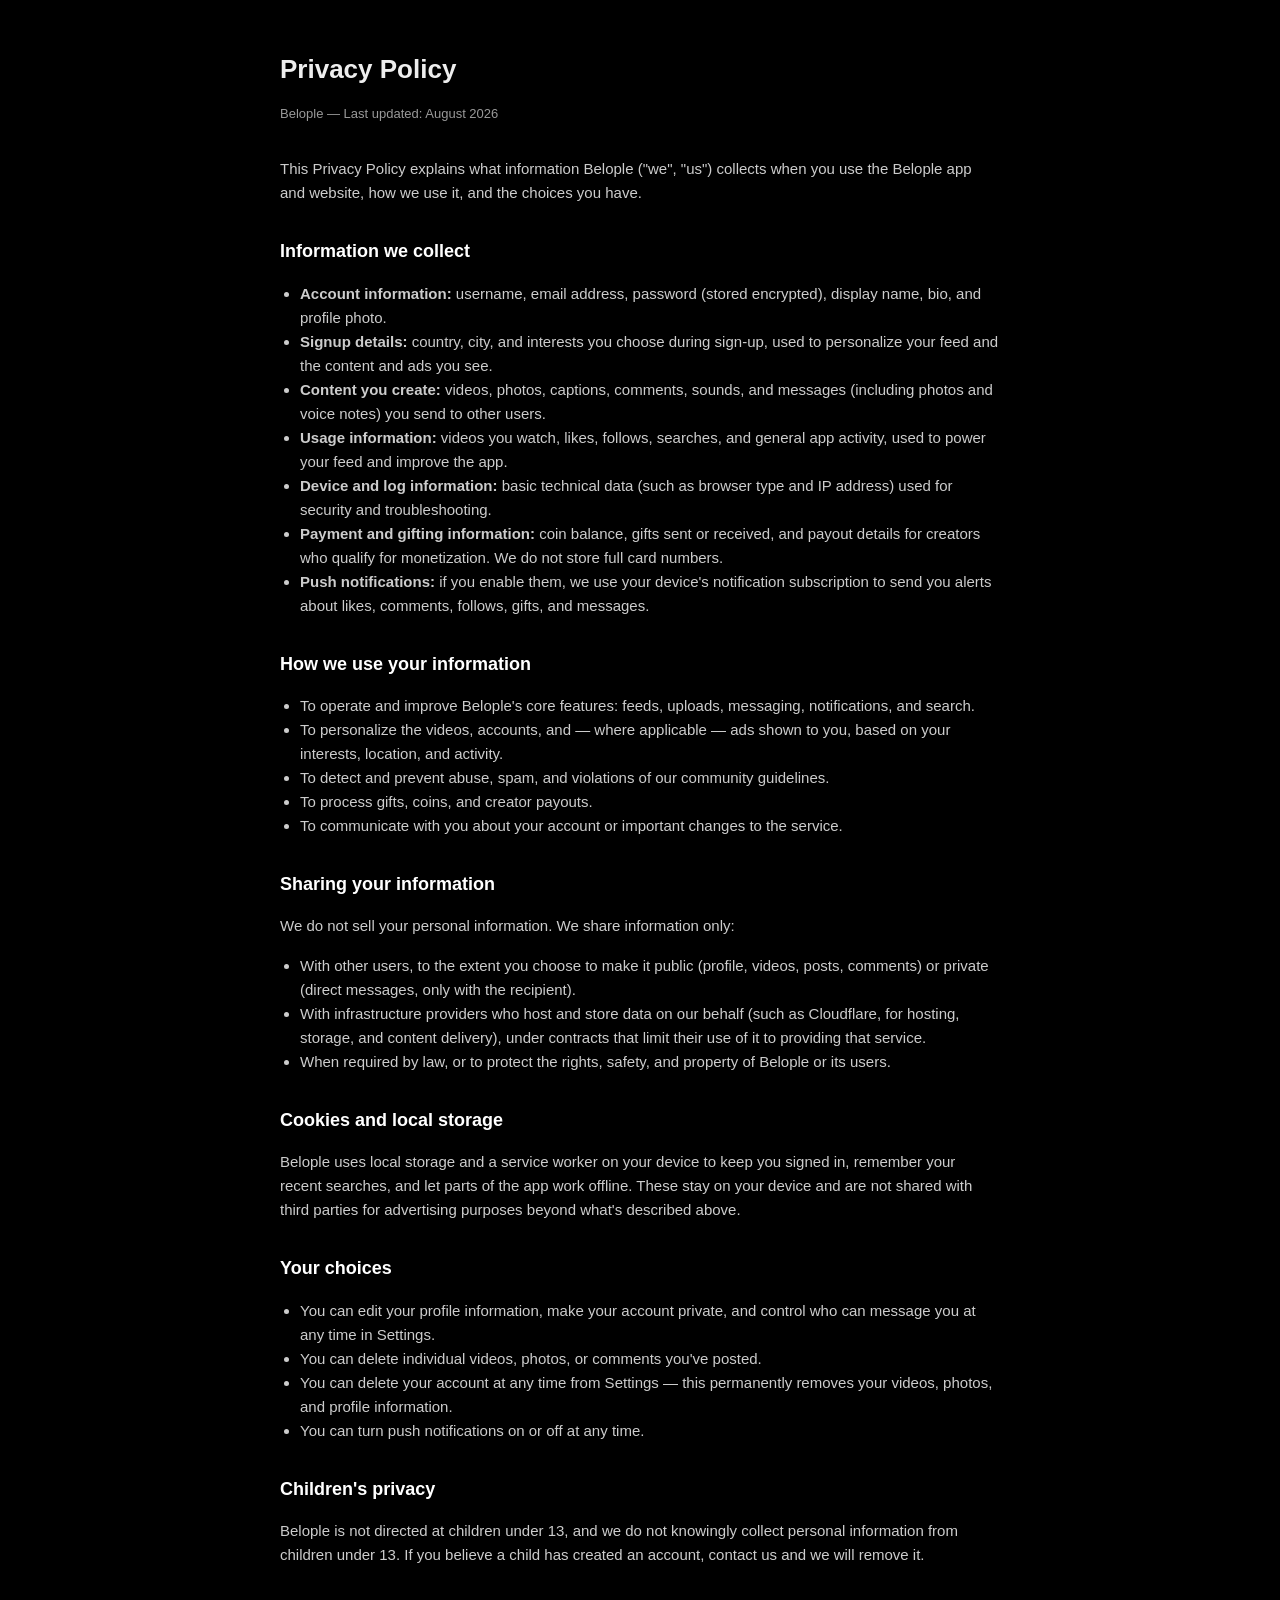
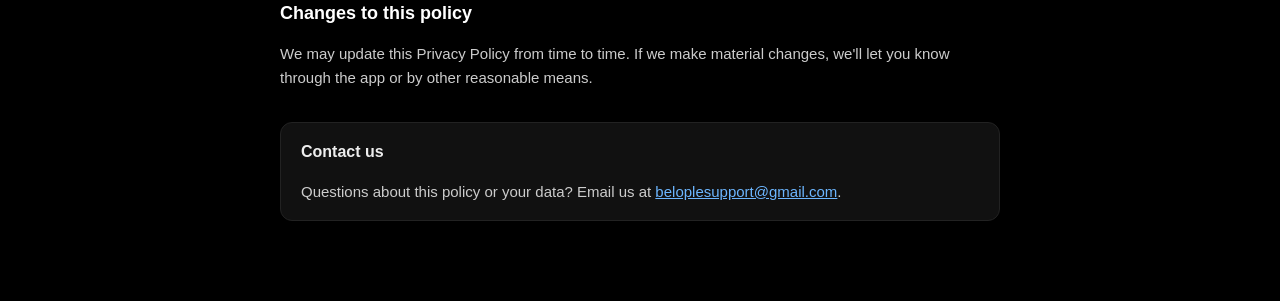
<file: public/privacy.html>
<!DOCTYPE html>
<html lang="en">
<head>
<meta charset="utf-8">
<meta name="viewport" content="width=device-width, initial-scale=1">
<title>Privacy Policy — Belople</title>
<style>
  :root { color-scheme: dark; }
  body {
    background: #000; color: #eee; font-family: -apple-system, BlinkMacSystemFont, "Segoe UI", Inter, sans-serif;
    max-width: 720px; margin: 0 auto; padding: 32px 20px 80px; line-height: 1.6;
  }
  h1 { font-size: 26px; margin-bottom: 4px; }
  .updated { color: #999; font-size: 13px; margin-bottom: 32px; }
  h2 { font-size: 18px; margin-top: 32px; color: #fff; }
  p, li { color: #ccc; font-size: 15px; }
  a { color: #6cb6ff; }
  ul { padding-left: 20px; }
  .contact { background: #111; border: 1px solid #222; border-radius: 12px; padding: 16px 20px; margin-top: 32px; }
</style>
</head>
<body>
  <h1>Privacy Policy</h1>
  <p class="updated">Belople — Last updated: August 2026</p>

  <p>This Privacy Policy explains what information Belople ("we", "us") collects when you use the Belople app and website, how we use it, and the choices you have.</p>

  <h2>Information we collect</h2>
  <ul>
    <li><strong>Account information:</strong> username, email address, password (stored encrypted), display name, bio, and profile photo.</li>
    <li><strong>Signup details:</strong> country, city, and interests you choose during sign-up, used to personalize your feed and the content and ads you see.</li>
    <li><strong>Content you create:</strong> videos, photos, captions, comments, sounds, and messages (including photos and voice notes) you send to other users.</li>
    <li><strong>Usage information:</strong> videos you watch, likes, follows, searches, and general app activity, used to power your feed and improve the app.</li>
    <li><strong>Device and log information:</strong> basic technical data (such as browser type and IP address) used for security and troubleshooting.</li>
    <li><strong>Payment and gifting information:</strong> coin balance, gifts sent or received, and payout details for creators who qualify for monetization. We do not store full card numbers.</li>
    <li><strong>Push notifications:</strong> if you enable them, we use your device's notification subscription to send you alerts about likes, comments, follows, gifts, and messages.</li>
  </ul>

  <h2>How we use your information</h2>
  <ul>
    <li>To operate and improve Belople's core features: feeds, uploads, messaging, notifications, and search.</li>
    <li>To personalize the videos, accounts, and — where applicable — ads shown to you, based on your interests, location, and activity.</li>
    <li>To detect and prevent abuse, spam, and violations of our community guidelines.</li>
    <li>To process gifts, coins, and creator payouts.</li>
    <li>To communicate with you about your account or important changes to the service.</li>
  </ul>

  <h2>Sharing your information</h2>
  <p>We do not sell your personal information. We share information only:</p>
  <ul>
    <li>With other users, to the extent you choose to make it public (profile, videos, posts, comments) or private (direct messages, only with the recipient).</li>
    <li>With infrastructure providers who host and store data on our behalf (such as Cloudflare, for hosting, storage, and content delivery), under contracts that limit their use of it to providing that service.</li>
    <li>When required by law, or to protect the rights, safety, and property of Belople or its users.</li>
  </ul>

  <h2>Cookies and local storage</h2>
  <p>Belople uses local storage and a service worker on your device to keep you signed in, remember your recent searches, and let parts of the app work offline. These stay on your device and are not shared with third parties for advertising purposes beyond what's described above.</p>

  <h2>Your choices</h2>
  <ul>
    <li>You can edit your profile information, make your account private, and control who can message you at any time in Settings.</li>
    <li>You can delete individual videos, photos, or comments you've posted.</li>
    <li>You can delete your account at any time from Settings — this permanently removes your videos, photos, and profile information.</li>
    <li>You can turn push notifications on or off at any time.</li>
  </ul>

  <h2>Children's privacy</h2>
  <p>Belople is not directed at children under 13, and we do not knowingly collect personal information from children under 13. If you believe a child has created an account, contact us and we will remove it.</p>

  <h2>Changes to this policy</h2>
  <p>We may update this Privacy Policy from time to time. If we make material changes, we'll let you know through the app or by other reasonable means.</p>

  <div class="contact">
    <strong>Contact us</strong>
    <p style="margin-bottom:0">Questions about this policy or your data? Email us at
      <a href="mailto:beloplesupport@gmail.com">beloplesupport@gmail.com</a>.
    </p>
  </div>
</body>
</html>
</file>
